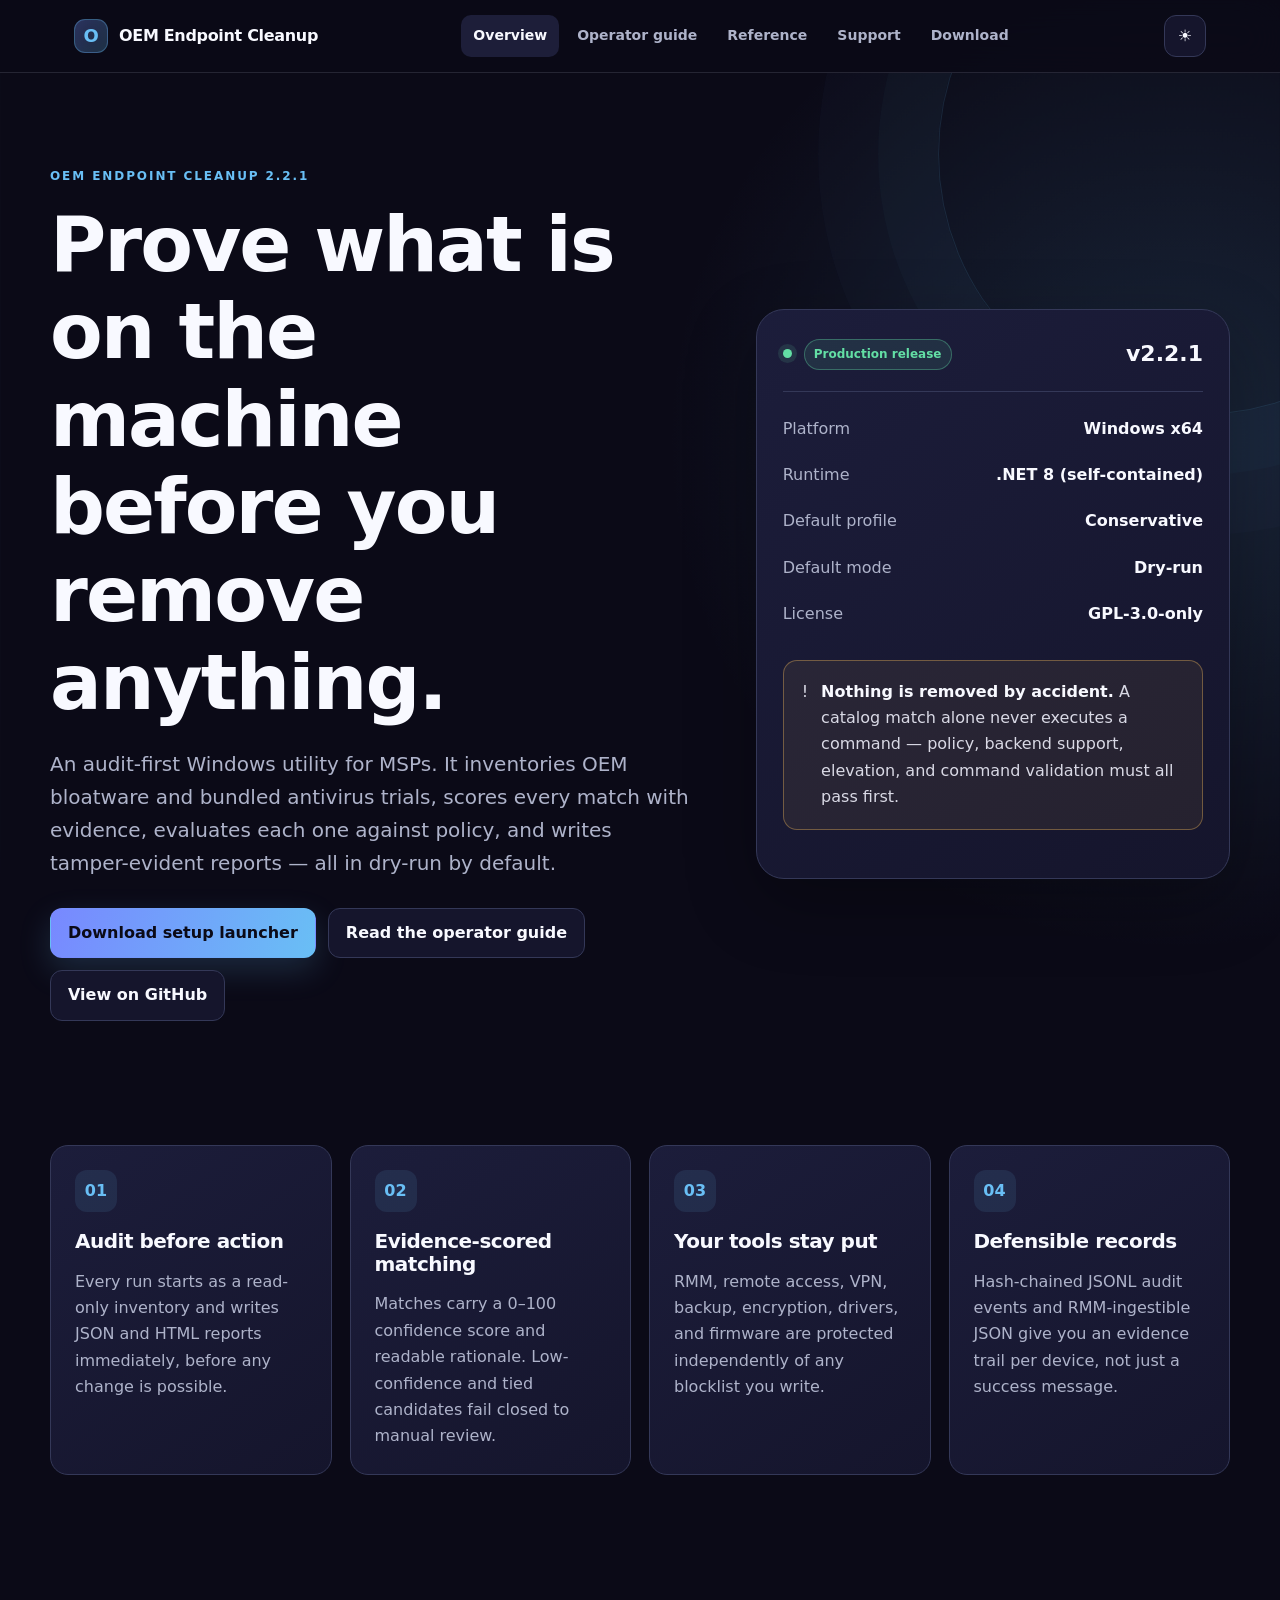
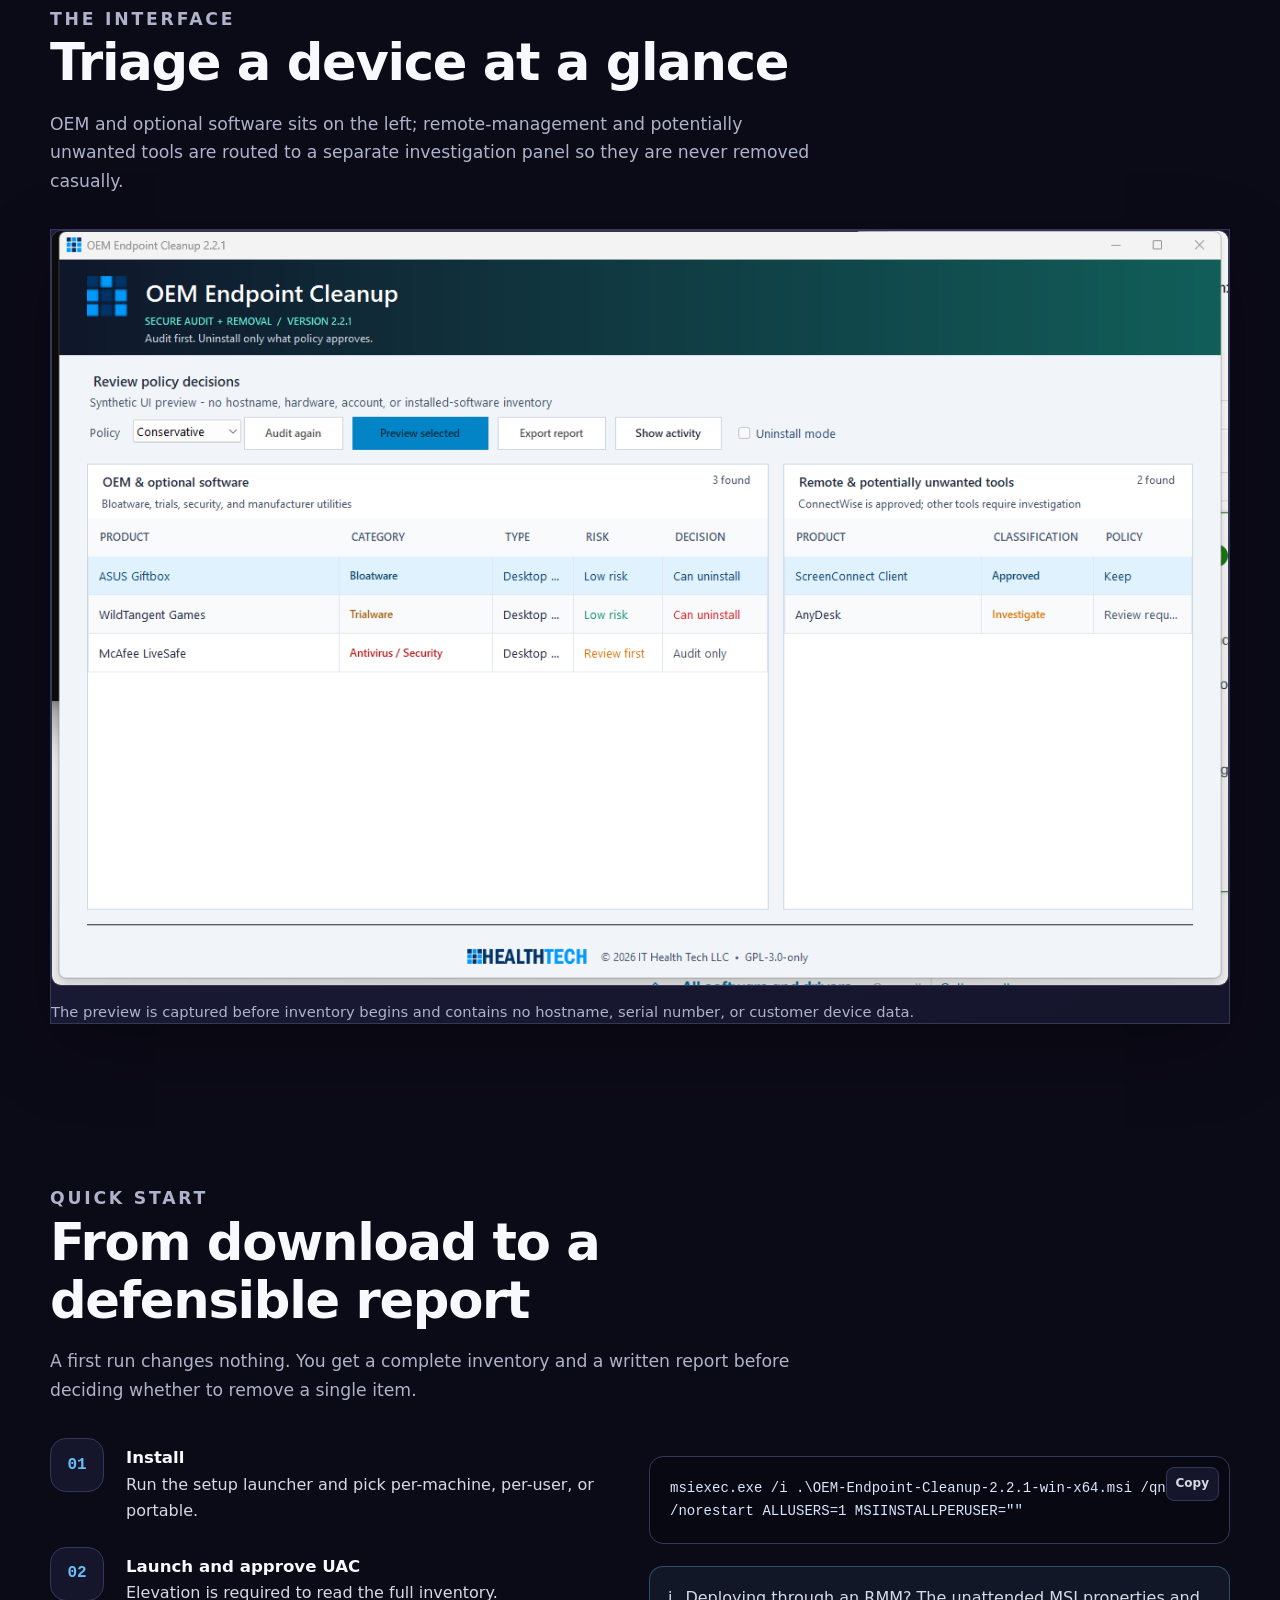
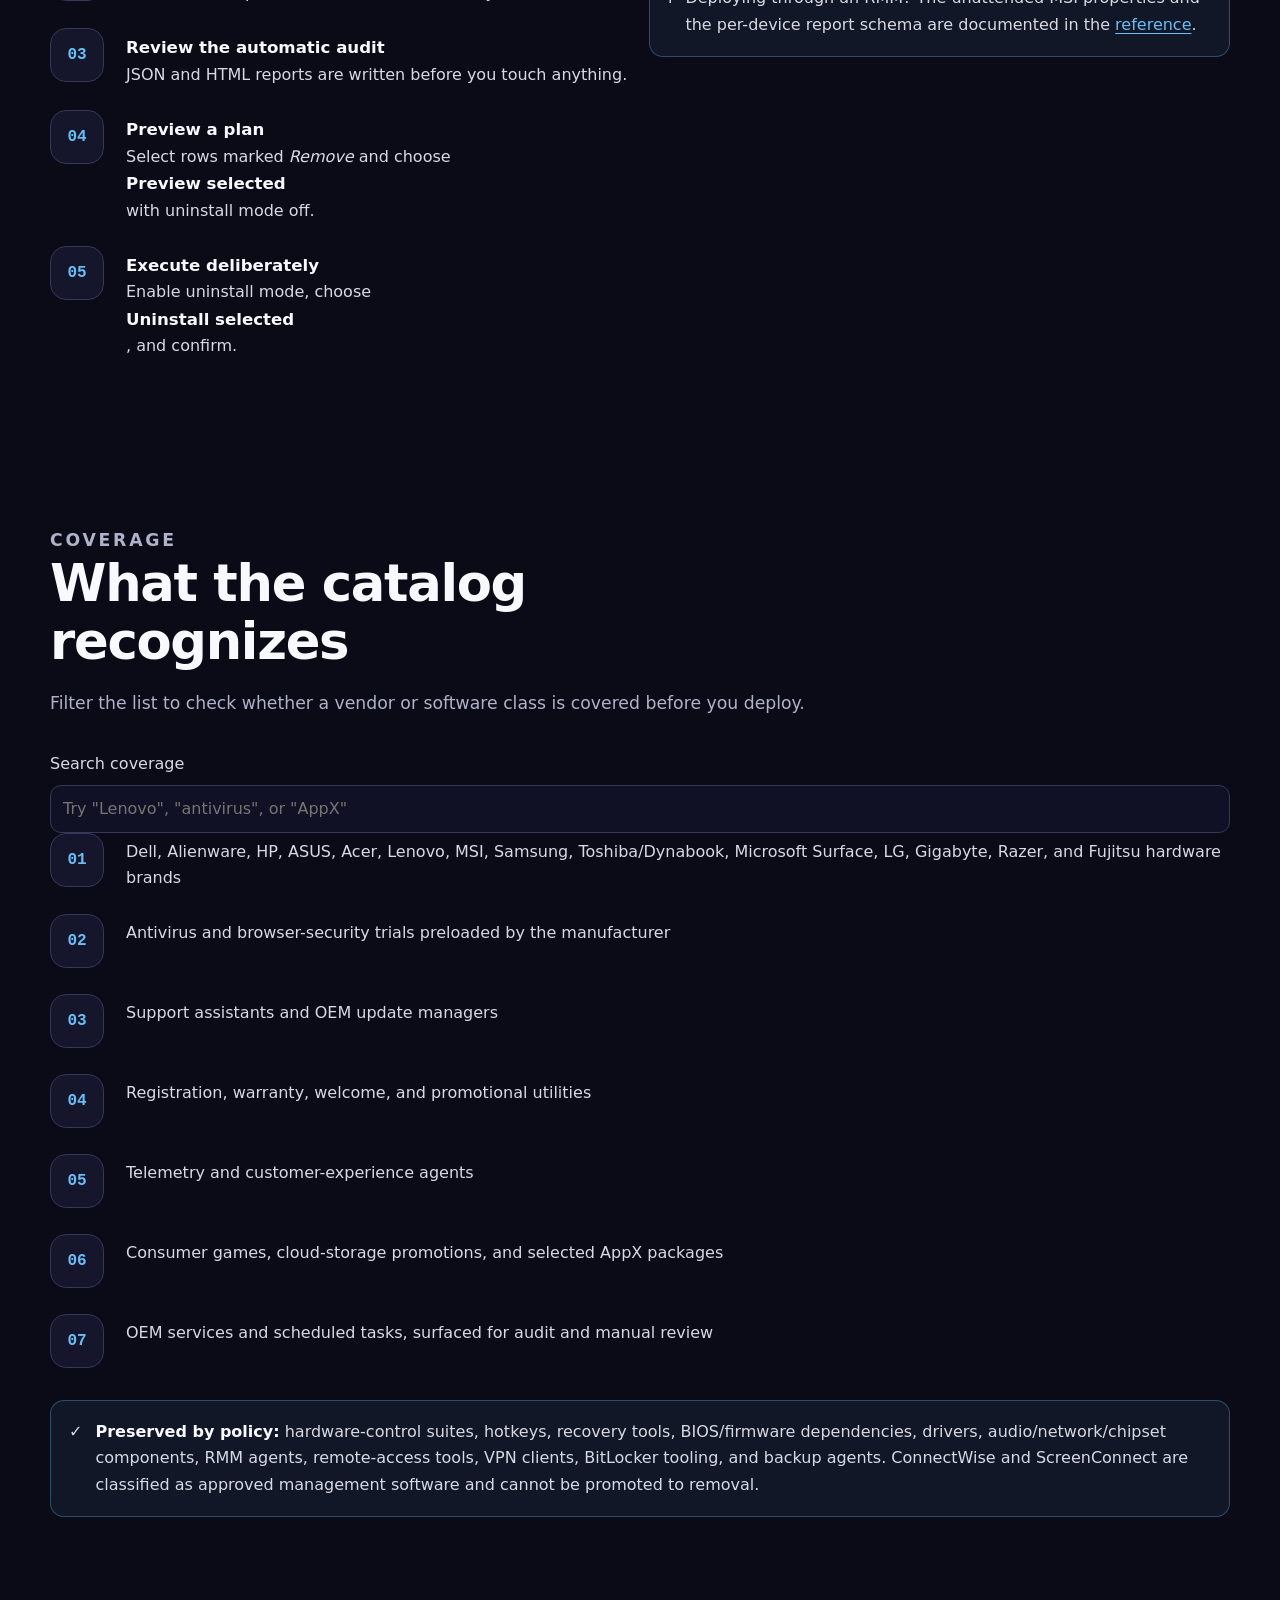
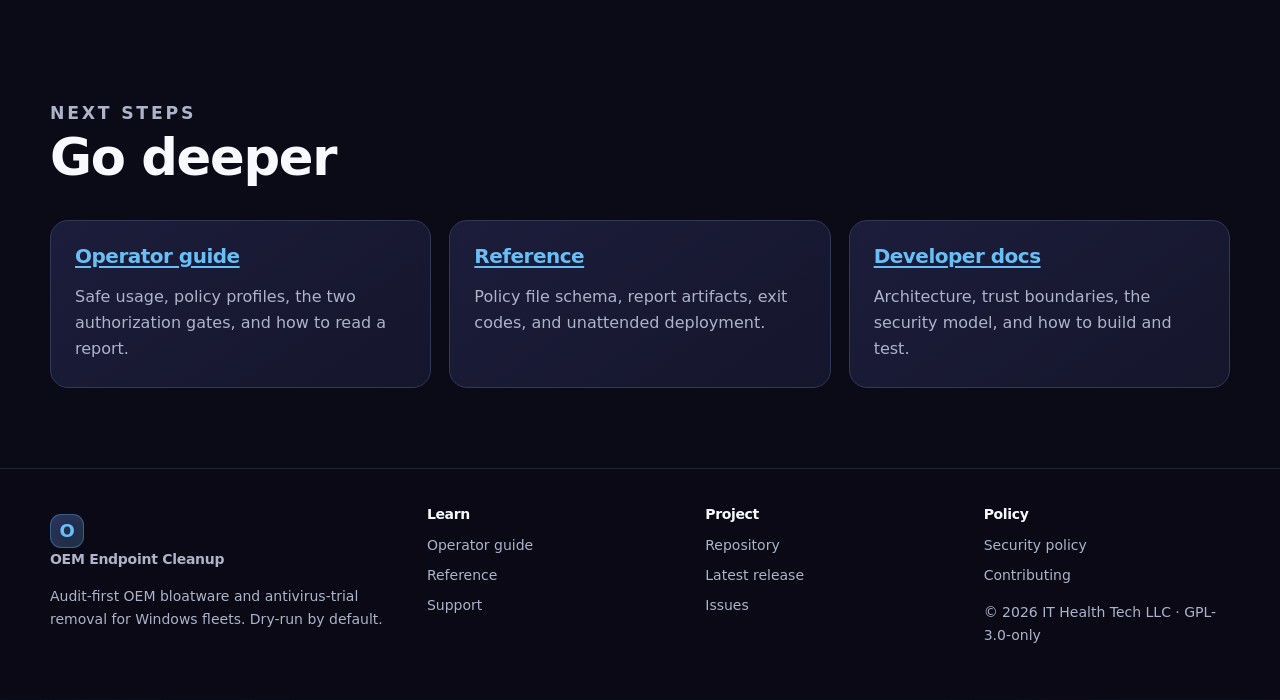
<file: pages/index.html>
<!doctype html>
<html lang="en">
<head>
  <meta charset="utf-8">
  <meta name="viewport" content="width=device-width, initial-scale=1">
  <meta name="description" content="Audit-first Windows utility that inventories, audits, and safely removes OEM bloatware and bundled antivirus trials with tamper-evident evidence for MSPs.">
  <meta name="theme-color" content="#0b0a17">
  <meta http-equiv="Content-Security-Policy" content="default-src 'self'; img-src 'self' data:; style-src 'self'; script-src 'self'; connect-src 'none'; object-src 'none'; base-uri 'self'; form-action 'none'">
  <title>OEM Endpoint Cleanup</title>
  <link rel="icon" href="images/it-health-tech-mark.png">
  <link rel="stylesheet" href="assets/site.css">
  <script src="assets/site.js" defer></script>
</head>
<body>
  <a class="skip-link" href="#main">Skip to content</a>
  <header class="site-header">
    <div class="nav-shell">
      <a class="brand" href="index.html" aria-label="OEM Endpoint Cleanup documentation home">
        <span class="brand-mark" aria-hidden="true">O</span>
        <span>OEM Endpoint Cleanup</span>
      </a>
      <nav class="site-nav" data-site-nav aria-label="Primary navigation">
        <a href="index.html" aria-current="page">Overview</a>
        <a href="guide.html">Operator guide</a>
        <a href="reference.html">Reference</a>
        <a href="support.html">Support</a>
        <a href="https://github.com/ithealthtech/PreloadedAVRemover/releases/latest">Download</a>
      </nav>
      <div class="nav-actions">
        <button class="icon-button" type="button" data-doc-theme-toggle aria-label="Use light documentation theme">&#9728;</button>
        <button class="menu-button" type="button" data-menu-toggle aria-label="Open navigation" aria-expanded="false">&#9776;</button>
      </div>
    </div>
  </header>

  <main id="main">
    <section class="hero">
      <div class="container hero-grid">
        <div>
          <p class="eyebrow">OEM Endpoint Cleanup 2.2.1</p>
          <h1>Prove what is on the machine before you remove anything.</h1>
          <p class="hero-copy">An audit-first Windows utility for MSPs. It inventories OEM bloatware and bundled antivirus trials, scores every match with evidence, evaluates each one against policy, and writes tamper-evident reports &mdash; all in dry-run by default.</p>
          <div class="button-row">
            <a class="button button-primary" href="https://github.com/ithealthtech/PreloadedAVRemover/releases/download/v2.2.1/OEM-Endpoint-Cleanup-Setup-2.2.1-win-x64.exe">Download setup launcher</a>
            <a class="button" href="guide.html">Read the operator guide</a>
            <a class="button" href="https://github.com/ithealthtech/PreloadedAVRemover">View on GitHub</a>
          </div>
        </div>
        <aside class="hero-panel" aria-label="Current release">
          <div class="release-line">
            <div>
              <span class="status-dot" aria-hidden="true"></span>
              <span class="badge badge-success">Production release</span>
            </div>
            <strong>v2.2.1</strong>
          </div>
          <dl class="meta-list">
            <div class="meta-row"><dt>Platform</dt><dd>Windows x64</dd></div>
            <div class="meta-row"><dt>Runtime</dt><dd>.NET 8 (self-contained)</dd></div>
            <div class="meta-row"><dt>Default profile</dt><dd>Conservative</dd></div>
            <div class="meta-row"><dt>Default mode</dt><dd>Dry-run</dd></div>
            <div class="meta-row"><dt>License</dt><dd>GPL-3.0-only</dd></div>
          </dl>
          <div class="notice notice-warning">
            <span aria-hidden="true">!</span>
            <p><strong>Nothing is removed by accident.</strong> A catalog match alone never executes a command &mdash; policy, backend support, elevation, and command validation must all pass first.</p>
          </div>
        </aside>
      </div>
    </section>

    <section class="section-compact">
      <div class="container grid-4" aria-label="Product highlights">
        <article class="card">
          <div class="card-icon" aria-hidden="true">01</div>
          <h3>Audit before action</h3>
          <p>Every run starts as a read-only inventory and writes JSON and HTML reports immediately, before any change is possible.</p>
        </article>
        <article class="card">
          <div class="card-icon" aria-hidden="true">02</div>
          <h3>Evidence-scored matching</h3>
          <p>Matches carry a 0&ndash;100 confidence score and readable rationale. Low-confidence and tied candidates fail closed to manual review.</p>
        </article>
        <article class="card">
          <div class="card-icon" aria-hidden="true">03</div>
          <h3>Your tools stay put</h3>
          <p>RMM, remote access, VPN, backup, encryption, drivers, and firmware are protected independently of any blocklist you write.</p>
        </article>
        <article class="card">
          <div class="card-icon" aria-hidden="true">04</div>
          <h3>Defensible records</h3>
          <p>Hash-chained JSONL audit events and RMM-ingestible JSON give you an evidence trail per device, not just a success message.</p>
        </article>
      </div>
    </section>

    <section class="section">
      <div class="container">
        <div class="section-heading">
          <p class="section-kicker">The interface</p>
          <h2>Triage a device at a glance</h2>
          <p>OEM and optional software sits on the left; remote-management and potentially unwanted tools are routed to a separate investigation panel so they are never removed casually.</p>
        </div>
        <figure class="panel">
          <img src="images/oem-endpoint-cleanup.png" alt="OEM Endpoint Cleanup main window showing categorized inventory, policy profile selector, and dry-run controls" loading="lazy">
          <figcaption>The preview is captured before inventory begins and contains no hostname, serial number, or customer device data.</figcaption>
        </figure>
      </div>
    </section>

    <section class="section" id="quick-start">
      <div class="container">
        <div class="section-heading">
          <p class="section-kicker">Quick start</p>
          <h2>From download to a defensible report</h2>
          <p>A first run changes nothing. You get a complete inventory and a written report before deciding whether to remove a single item.</p>
        </div>
        <div class="grid-2">
          <ol class="step-list">
            <li><strong>Install</strong>Run the setup launcher and pick per-machine, per-user, or portable.</li>
            <li><strong>Launch and approve UAC</strong>Elevation is required to read the full inventory.</li>
            <li><strong>Review the automatic audit</strong>JSON and HTML reports are written before you touch anything.</li>
            <li><strong>Preview a plan</strong>Select rows marked <em>Remove</em> and choose <strong>Preview selected</strong> with uninstall mode off.</li>
            <li><strong>Execute deliberately</strong>Enable uninstall mode, choose <strong>Uninstall selected</strong>, and confirm.</li>
          </ol>
          <div>
            <div class="code-block">
              <button class="copy-button" type="button" data-copy-target="#home-msi-command">Copy</button>
              <pre><code id="home-msi-command">msiexec.exe /i .\OEM-Endpoint-Cleanup-2.2.1-win-x64.msi /qn /norestart ALLUSERS=1 MSIINSTALLPERUSER=""</code></pre>
            </div>
            <div class="notice">
              <span aria-hidden="true">i</span>
              <p>Deploying through an RMM? The unattended MSI properties and the per-device report schema are documented in the <a href="reference.html">reference</a>.</p>
            </div>
          </div>
        </div>
      </div>
    </section>

    <section class="section">
      <div class="container">
        <div class="section-heading">
          <p class="section-kicker">Coverage</p>
          <h2>What the catalog recognizes</h2>
          <p>Filter the list to check whether a vendor or software class is covered before you deploy.</p>
        </div>
        <div data-filter-list>
          <label class="field">
            <span>Search coverage</span>
            <input type="search" data-filter-input placeholder="Try &quot;Lenovo&quot;, &quot;antivirus&quot;, or &quot;AppX&quot;" aria-label="Search catalog coverage">
          </label>
          <ul class="step-list">
            <li data-filter-item>Dell, Alienware, HP, ASUS, Acer, Lenovo, MSI, Samsung, Toshiba/Dynabook, Microsoft Surface, LG, Gigabyte, Razer, and Fujitsu hardware brands</li>
            <li data-filter-item>Antivirus and browser-security trials preloaded by the manufacturer</li>
            <li data-filter-item>Support assistants and OEM update managers</li>
            <li data-filter-item>Registration, warranty, welcome, and promotional utilities</li>
            <li data-filter-item>Telemetry and customer-experience agents</li>
            <li data-filter-item>Consumer games, cloud-storage promotions, and selected AppX packages</li>
            <li data-filter-item>OEM services and scheduled tasks, surfaced for audit and manual review</li>
          </ul>
          <p class="empty-state" data-filter-empty>No coverage entry matches that search.</p>
        </div>
        <div class="notice">
          <span aria-hidden="true">&#10003;</span>
          <p><strong>Preserved by policy:</strong> hardware-control suites, hotkeys, recovery tools, BIOS/firmware dependencies, drivers, audio/network/chipset components, RMM agents, remote-access tools, VPN clients, BitLocker tooling, and backup agents. ConnectWise and ScreenConnect are classified as approved management software and cannot be promoted to removal.</p>
        </div>
      </div>
    </section>

    <section class="section">
      <div class="container">
        <div class="section-heading">
          <p class="section-kicker">Next steps</p>
          <h2>Go deeper</h2>
        </div>
        <div class="grid-3">
          <article class="card">
            <h3><a href="guide.html">Operator guide</a></h3>
            <p>Safe usage, policy profiles, the two authorization gates, and how to read a report.</p>
          </article>
          <article class="card">
            <h3><a href="reference.html">Reference</a></h3>
            <p>Policy file schema, report artifacts, exit codes, and unattended deployment.</p>
          </article>
          <article class="card">
            <h3><a href="https://github.com/ithealthtech/PreloadedAVRemover/blob/main/docs/architecture.md">Developer docs</a></h3>
            <p>Architecture, trust boundaries, the security model, and how to build and test.</p>
          </article>
        </div>
      </div>
    </section>
  </main>

  <footer class="site-footer">
    <div class="container footer-grid">
      <div>
        <a class="brand" href="index.html"><span class="brand-mark" aria-hidden="true">O</span><span>OEM Endpoint Cleanup</span></a>
        <p class="footer-note">Audit-first OEM bloatware and antivirus-trial removal for Windows fleets. Dry-run by default.</p>
      </div>
      <div><h3>Learn</h3><a href="guide.html">Operator guide</a><a href="reference.html">Reference</a><a href="support.html">Support</a></div>
      <div><h3>Project</h3><a href="https://github.com/ithealthtech/PreloadedAVRemover">Repository</a><a href="https://github.com/ithealthtech/PreloadedAVRemover/releases/latest">Latest release</a><a href="https://github.com/ithealthtech/PreloadedAVRemover/issues">Issues</a></div>
      <div><h3>Policy</h3><a href="https://github.com/ithealthtech/PreloadedAVRemover/blob/main/SECURITY.md">Security policy</a><a href="https://github.com/ithealthtech/PreloadedAVRemover/blob/main/CONTRIBUTING.md">Contributing</a><p class="footer-note">&copy; <span data-current-year></span> IT Health Tech LLC &middot; GPL-3.0-only</p></div>
    </div>
  </footer>

  <div class="sr-only" aria-live="polite" data-live-region></div>
</body>
</html>
</file>
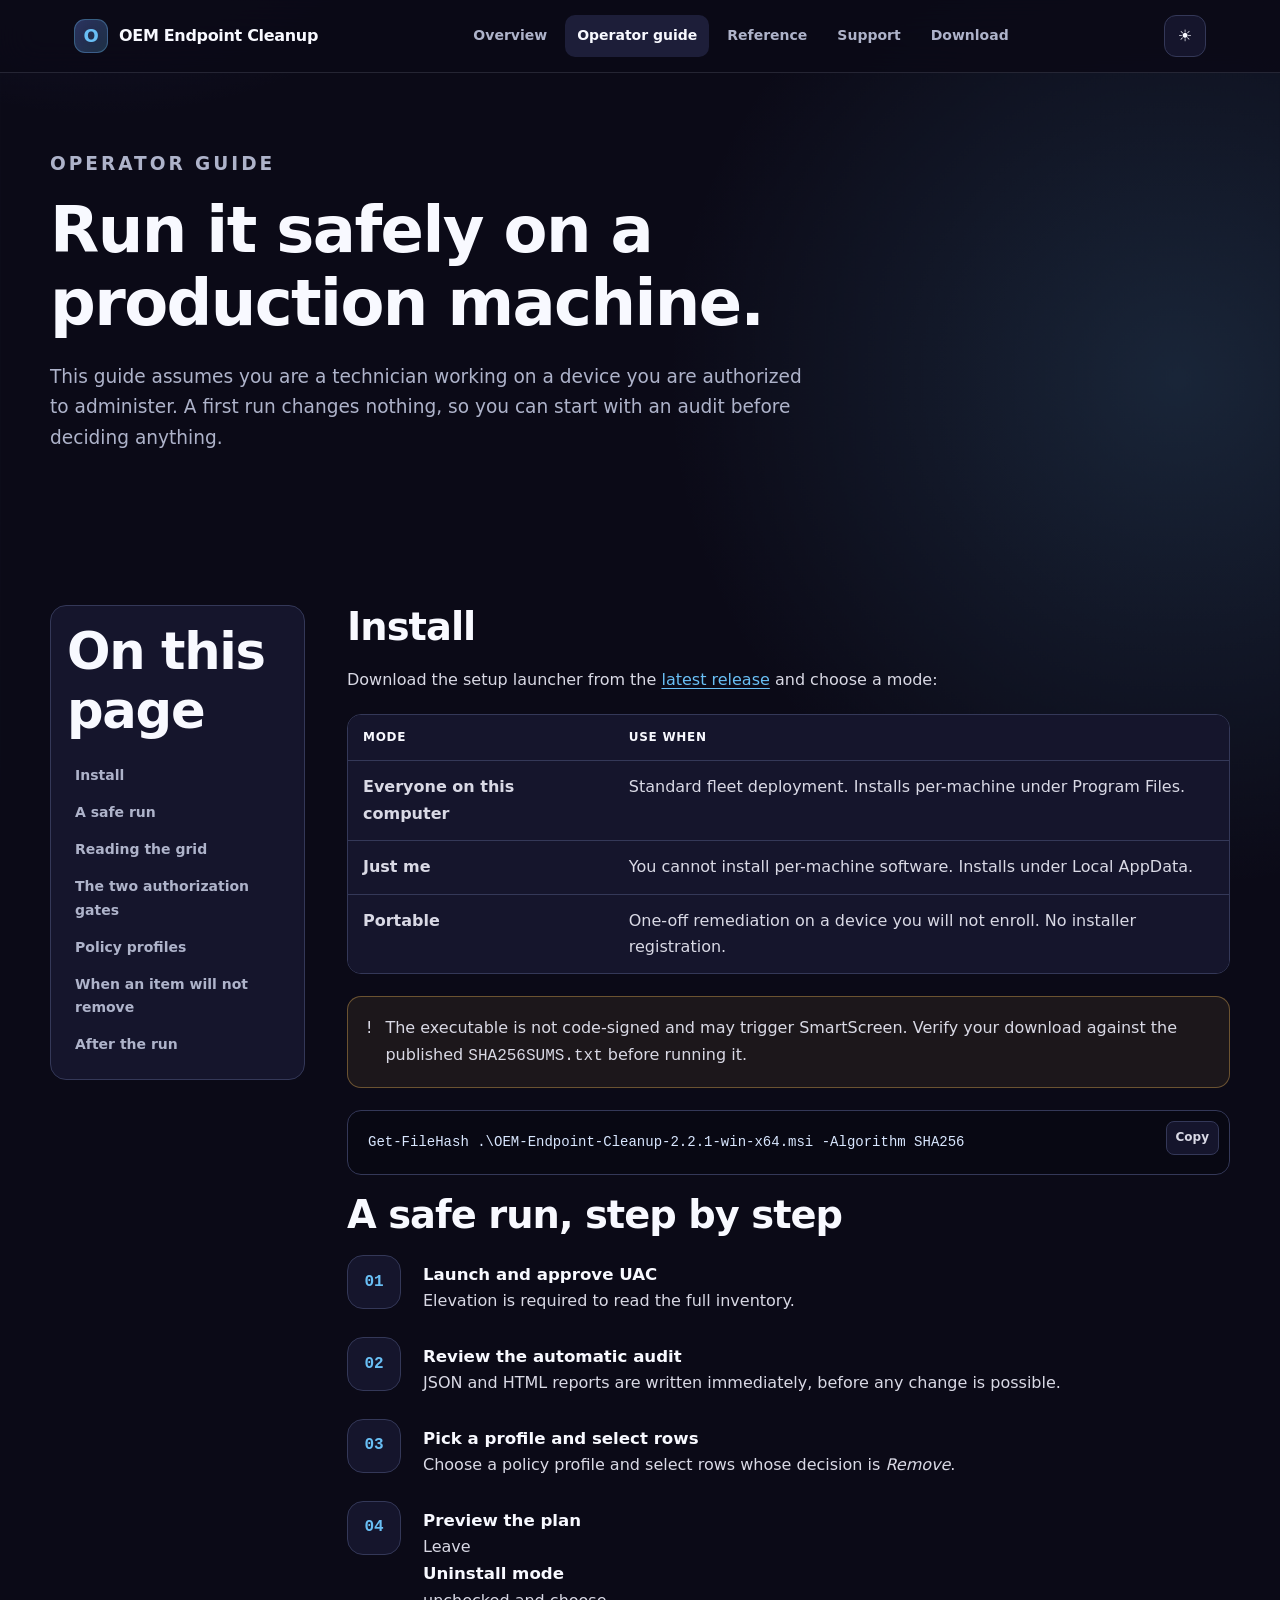
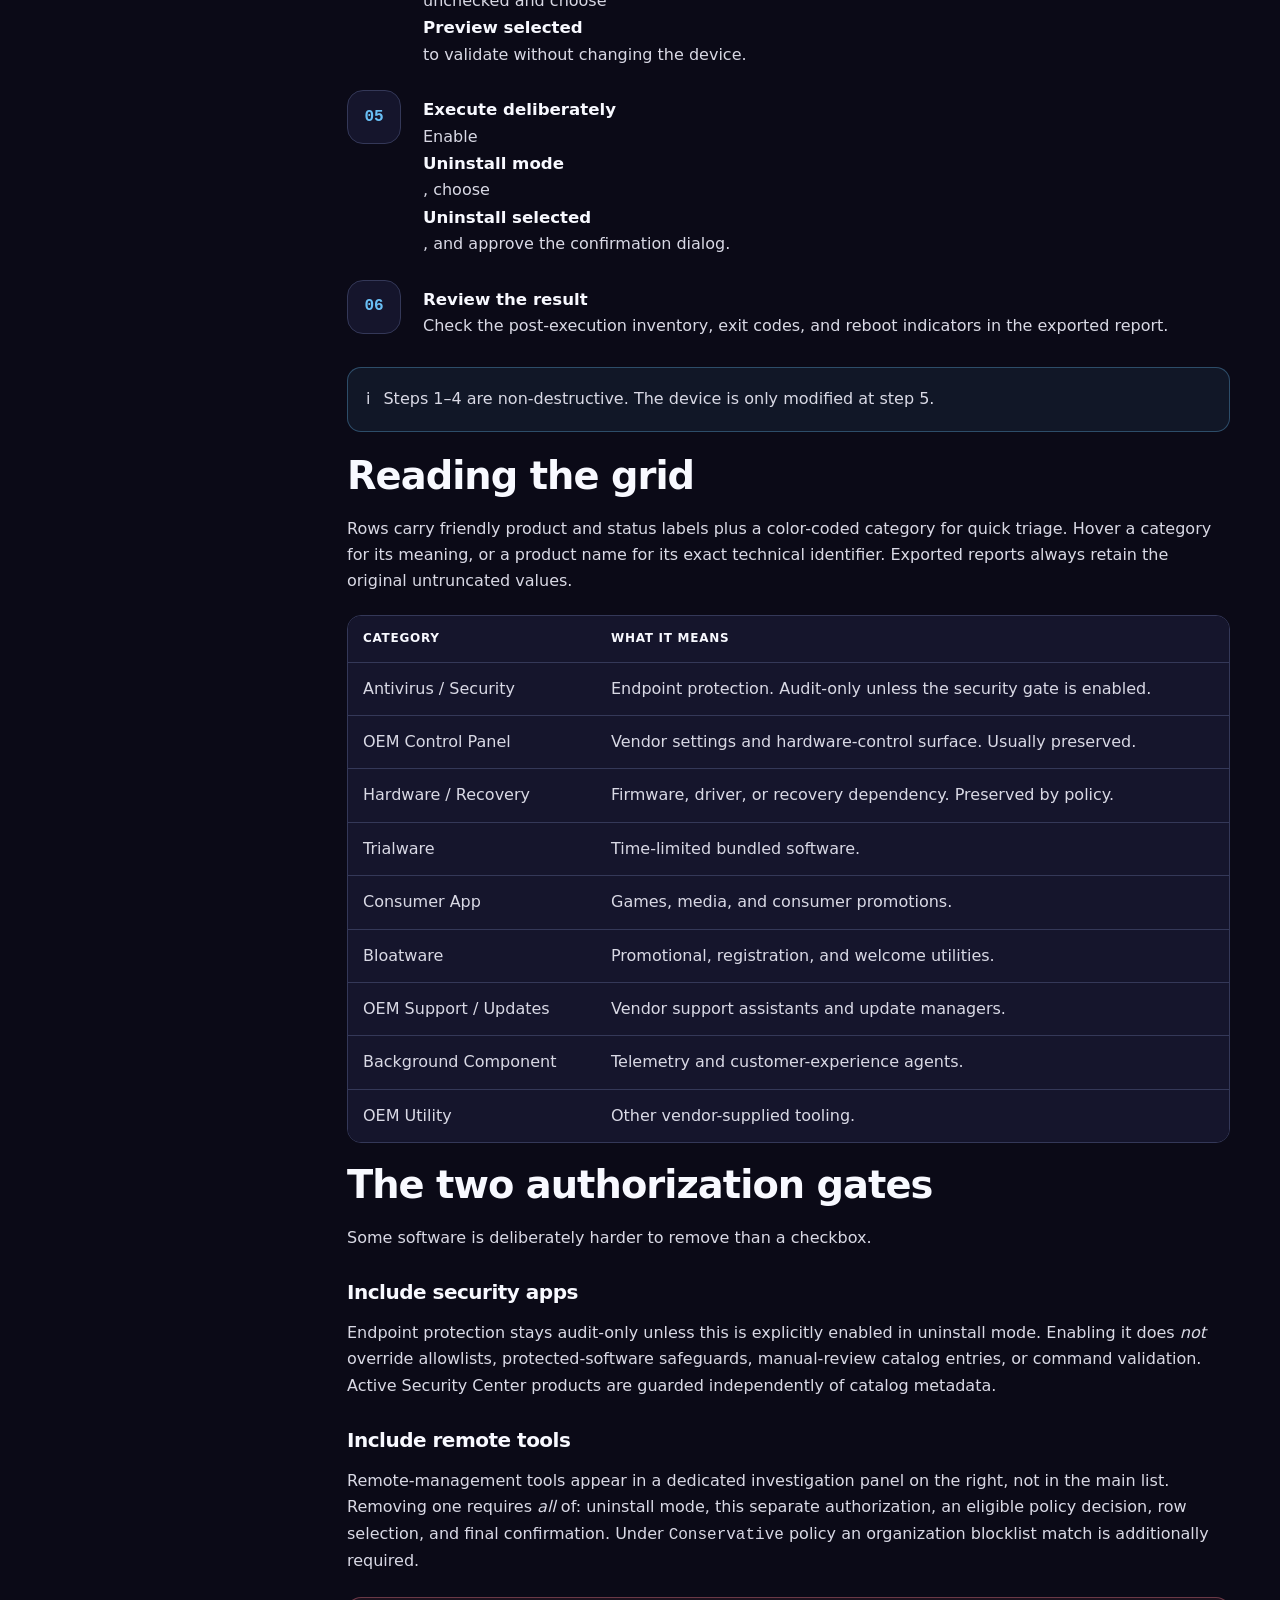
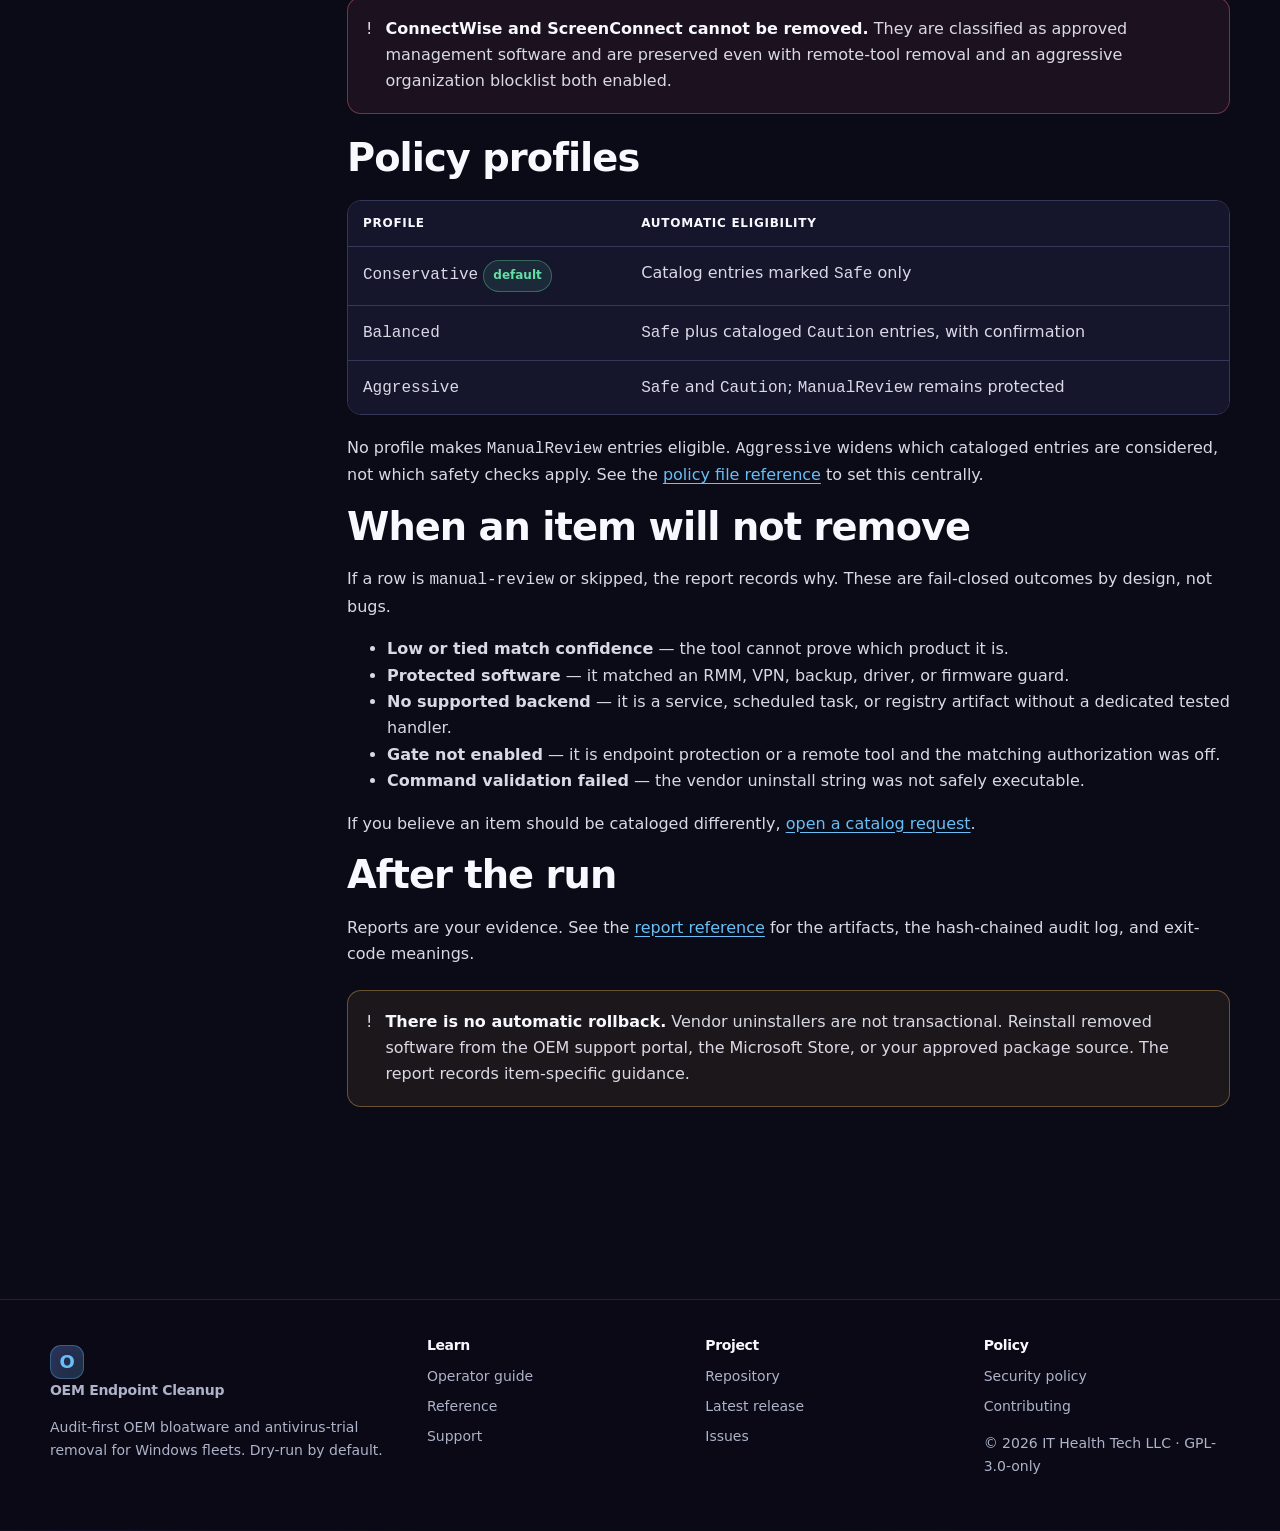
<file: pages/guide.html>
<!doctype html>
<html lang="en">
<head>
  <meta charset="utf-8">
  <meta name="viewport" content="width=device-width, initial-scale=1">
  <meta name="description" content="How to run OEM Endpoint Cleanup safely: the audit-first workflow, policy profiles, the two authorization gates, and how to read a run.">
  <meta name="theme-color" content="#0b0a17">
  <meta http-equiv="Content-Security-Policy" content="default-src 'self'; img-src 'self' data:; style-src 'self'; script-src 'self'; connect-src 'none'; object-src 'none'; base-uri 'self'; form-action 'none'">
  <title>Operator guide &middot; OEM Endpoint Cleanup</title>
  <link rel="icon" href="images/it-health-tech-mark.png">
  <link rel="stylesheet" href="assets/site.css">
  <script src="assets/site.js" defer></script>
</head>
<body>
  <a class="skip-link" href="#main">Skip to content</a>
  <header class="site-header">
    <div class="nav-shell">
      <a class="brand" href="index.html" aria-label="OEM Endpoint Cleanup documentation home">
        <span class="brand-mark" aria-hidden="true">O</span>
        <span>OEM Endpoint Cleanup</span>
      </a>
      <nav class="site-nav" data-site-nav aria-label="Primary navigation">
        <a href="index.html">Overview</a>
        <a href="guide.html" aria-current="page">Operator guide</a>
        <a href="reference.html">Reference</a>
        <a href="support.html">Support</a>
        <a href="https://github.com/ithealthtech/PreloadedAVRemover/releases/latest">Download</a>
      </nav>
      <div class="nav-actions">
        <button class="icon-button" type="button" data-doc-theme-toggle aria-label="Use light documentation theme">&#9728;</button>
        <button class="menu-button" type="button" data-menu-toggle aria-label="Open navigation" aria-expanded="false">&#9776;</button>
      </div>
    </div>
  </header>

  <main id="main">
    <section class="page-hero">
      <div class="container">
        <p class="eyebrow">Operator guide</p>
        <h1>Run it safely on a production machine.</h1>
        <p class="hero-copy">This guide assumes you are a technician working on a device you are authorized to administer. A first run changes nothing, so you can start with an audit before deciding anything.</p>
      </div>
    </section>

    <section class="section">
      <div class="container docs-layout">
        <nav class="toc" aria-label="On this page">
          <h2>On this page</h2>
          <a href="#install">Install</a>
          <a href="#safe-run">A safe run</a>
          <a href="#grid">Reading the grid</a>
          <a href="#gates">The two authorization gates</a>
          <a href="#profiles">Policy profiles</a>
          <a href="#refusals">When an item will not remove</a>
          <a href="#after">After the run</a>
        </nav>

        <div class="docs-content">
          <h2 id="install">Install</h2>
          <p>Download the setup launcher from the <a href="https://github.com/ithealthtech/PreloadedAVRemover/releases/latest">latest release</a> and choose a mode:</p>
          <div class="table-wrap">
            <table>
              <thead><tr><th>Mode</th><th>Use when</th></tr></thead>
              <tbody>
                <tr><td><strong>Everyone on this computer</strong></td><td>Standard fleet deployment. Installs per-machine under Program Files.</td></tr>
                <tr><td><strong>Just me</strong></td><td>You cannot install per-machine software. Installs under Local AppData.</td></tr>
                <tr><td><strong>Portable</strong></td><td>One-off remediation on a device you will not enroll. No installer registration.</td></tr>
              </tbody>
            </table>
          </div>
          <div class="notice notice-warning">
            <span aria-hidden="true">!</span>
            <p>The executable is not code-signed and may trigger SmartScreen. Verify your download against the published <code>SHA256SUMS.txt</code> before running it.</p>
          </div>
          <div class="code-block">
            <button class="copy-button" type="button" data-copy-target="#verify-hash">Copy</button>
            <pre><code id="verify-hash">Get-FileHash .\OEM-Endpoint-Cleanup-2.2.1-win-x64.msi -Algorithm SHA256</code></pre>
          </div>

          <h2 id="safe-run">A safe run, step by step</h2>
          <ol class="step-list">
            <li><strong>Launch and approve UAC</strong>Elevation is required to read the full inventory.</li>
            <li><strong>Review the automatic audit</strong>JSON and HTML reports are written immediately, before any change is possible.</li>
            <li><strong>Pick a profile and select rows</strong>Choose a policy profile and select rows whose decision is <em>Remove</em>.</li>
            <li><strong>Preview the plan</strong>Leave <strong>Uninstall mode</strong> unchecked and choose <strong>Preview selected</strong> to validate without changing the device.</li>
            <li><strong>Execute deliberately</strong>Enable <strong>Uninstall mode</strong>, choose <strong>Uninstall selected</strong>, and approve the confirmation dialog.</li>
            <li><strong>Review the result</strong>Check the post-execution inventory, exit codes, and reboot indicators in the exported report.</li>
          </ol>
          <div class="notice">
            <span aria-hidden="true">i</span>
            <p>Steps 1&ndash;4 are non-destructive. The device is only modified at step 5.</p>
          </div>

          <h2 id="grid">Reading the grid</h2>
          <p>Rows carry friendly product and status labels plus a color-coded category for quick triage. Hover a category for its meaning, or a product name for its exact technical identifier. Exported reports always retain the original untruncated values.</p>
          <div class="table-wrap">
            <table>
              <thead><tr><th>Category</th><th>What it means</th></tr></thead>
              <tbody>
                <tr><td>Antivirus / Security</td><td>Endpoint protection. Audit-only unless the security gate is enabled.</td></tr>
                <tr><td>OEM Control Panel</td><td>Vendor settings and hardware-control surface. Usually preserved.</td></tr>
                <tr><td>Hardware / Recovery</td><td>Firmware, driver, or recovery dependency. Preserved by policy.</td></tr>
                <tr><td>Trialware</td><td>Time-limited bundled software.</td></tr>
                <tr><td>Consumer App</td><td>Games, media, and consumer promotions.</td></tr>
                <tr><td>Bloatware</td><td>Promotional, registration, and welcome utilities.</td></tr>
                <tr><td>OEM Support / Updates</td><td>Vendor support assistants and update managers.</td></tr>
                <tr><td>Background Component</td><td>Telemetry and customer-experience agents.</td></tr>
                <tr><td>OEM Utility</td><td>Other vendor-supplied tooling.</td></tr>
              </tbody>
            </table>
          </div>

          <h2 id="gates">The two authorization gates</h2>
          <p>Some software is deliberately harder to remove than a checkbox.</p>

          <h3>Include security apps</h3>
          <p>Endpoint protection stays audit-only unless this is explicitly enabled in uninstall mode. Enabling it does <em>not</em> override allowlists, protected-software safeguards, manual-review catalog entries, or command validation. Active Security Center products are guarded independently of catalog metadata.</p>

          <h3>Include remote tools</h3>
          <p>Remote-management tools appear in a dedicated investigation panel on the right, not in the main list. Removing one requires <em>all</em> of: uninstall mode, this separate authorization, an eligible policy decision, row selection, and final confirmation. Under <code>Conservative</code> policy an organization blocklist match is additionally required.</p>
          <div class="notice notice-danger">
            <span aria-hidden="true">!</span>
            <p><strong>ConnectWise and ScreenConnect cannot be removed.</strong> They are classified as approved management software and are preserved even with remote-tool removal and an aggressive organization blocklist both enabled.</p>
          </div>

          <h2 id="profiles">Policy profiles</h2>
          <div class="table-wrap">
            <table>
              <thead><tr><th>Profile</th><th>Automatic eligibility</th></tr></thead>
              <tbody>
                <tr><td><code>Conservative</code> <span class="badge badge-success">default</span></td><td>Catalog entries marked <code>Safe</code> only</td></tr>
                <tr><td><code>Balanced</code></td><td><code>Safe</code> plus cataloged <code>Caution</code> entries, with confirmation</td></tr>
                <tr><td><code>Aggressive</code></td><td><code>Safe</code> and <code>Caution</code>; <code>ManualReview</code> remains protected</td></tr>
              </tbody>
            </table>
          </div>
          <p>No profile makes <code>ManualReview</code> entries eligible. <code>Aggressive</code> widens which cataloged entries are considered, not which safety checks apply. See the <a href="reference.html#policy">policy file reference</a> to set this centrally.</p>

          <h2 id="refusals">When an item will not remove</h2>
          <p>If a row is <code>manual-review</code> or skipped, the report records why. These are fail-closed outcomes by design, not bugs.</p>
          <ul>
            <li><strong>Low or tied match confidence</strong> &mdash; the tool cannot prove which product it is.</li>
            <li><strong>Protected software</strong> &mdash; it matched an RMM, VPN, backup, driver, or firmware guard.</li>
            <li><strong>No supported backend</strong> &mdash; it is a service, scheduled task, or registry artifact without a dedicated tested handler.</li>
            <li><strong>Gate not enabled</strong> &mdash; it is endpoint protection or a remote tool and the matching authorization was off.</li>
            <li><strong>Command validation failed</strong> &mdash; the vendor uninstall string was not safely executable.</li>
          </ul>
          <p>If you believe an item should be cataloged differently, <a href="https://github.com/ithealthtech/PreloadedAVRemover/issues/new?template=catalog_request.yml">open a catalog request</a>.</p>

          <h2 id="after">After the run</h2>
          <p>Reports are your evidence. See the <a href="reference.html#reports">report reference</a> for the artifacts, the hash-chained audit log, and exit-code meanings.</p>
          <div class="notice notice-warning">
            <span aria-hidden="true">!</span>
            <p><strong>There is no automatic rollback.</strong> Vendor uninstallers are not transactional. Reinstall removed software from the OEM support portal, the Microsoft Store, or your approved package source. The report records item-specific guidance.</p>
          </div>
        </div>
      </div>
    </section>
  </main>

  <footer class="site-footer">
    <div class="container footer-grid">
      <div>
        <a class="brand" href="index.html"><span class="brand-mark" aria-hidden="true">O</span><span>OEM Endpoint Cleanup</span></a>
        <p class="footer-note">Audit-first OEM bloatware and antivirus-trial removal for Windows fleets. Dry-run by default.</p>
      </div>
      <div><h3>Learn</h3><a href="guide.html">Operator guide</a><a href="reference.html">Reference</a><a href="support.html">Support</a></div>
      <div><h3>Project</h3><a href="https://github.com/ithealthtech/PreloadedAVRemover">Repository</a><a href="https://github.com/ithealthtech/PreloadedAVRemover/releases/latest">Latest release</a><a href="https://github.com/ithealthtech/PreloadedAVRemover/issues">Issues</a></div>
      <div><h3>Policy</h3><a href="https://github.com/ithealthtech/PreloadedAVRemover/blob/main/SECURITY.md">Security policy</a><a href="https://github.com/ithealthtech/PreloadedAVRemover/blob/main/CONTRIBUTING.md">Contributing</a><p class="footer-note">&copy; <span data-current-year></span> IT Health Tech LLC &middot; GPL-3.0-only</p></div>
    </div>
  </footer>

  <div class="sr-only" aria-live="polite" data-live-region></div>
</body>
</html>
</file>
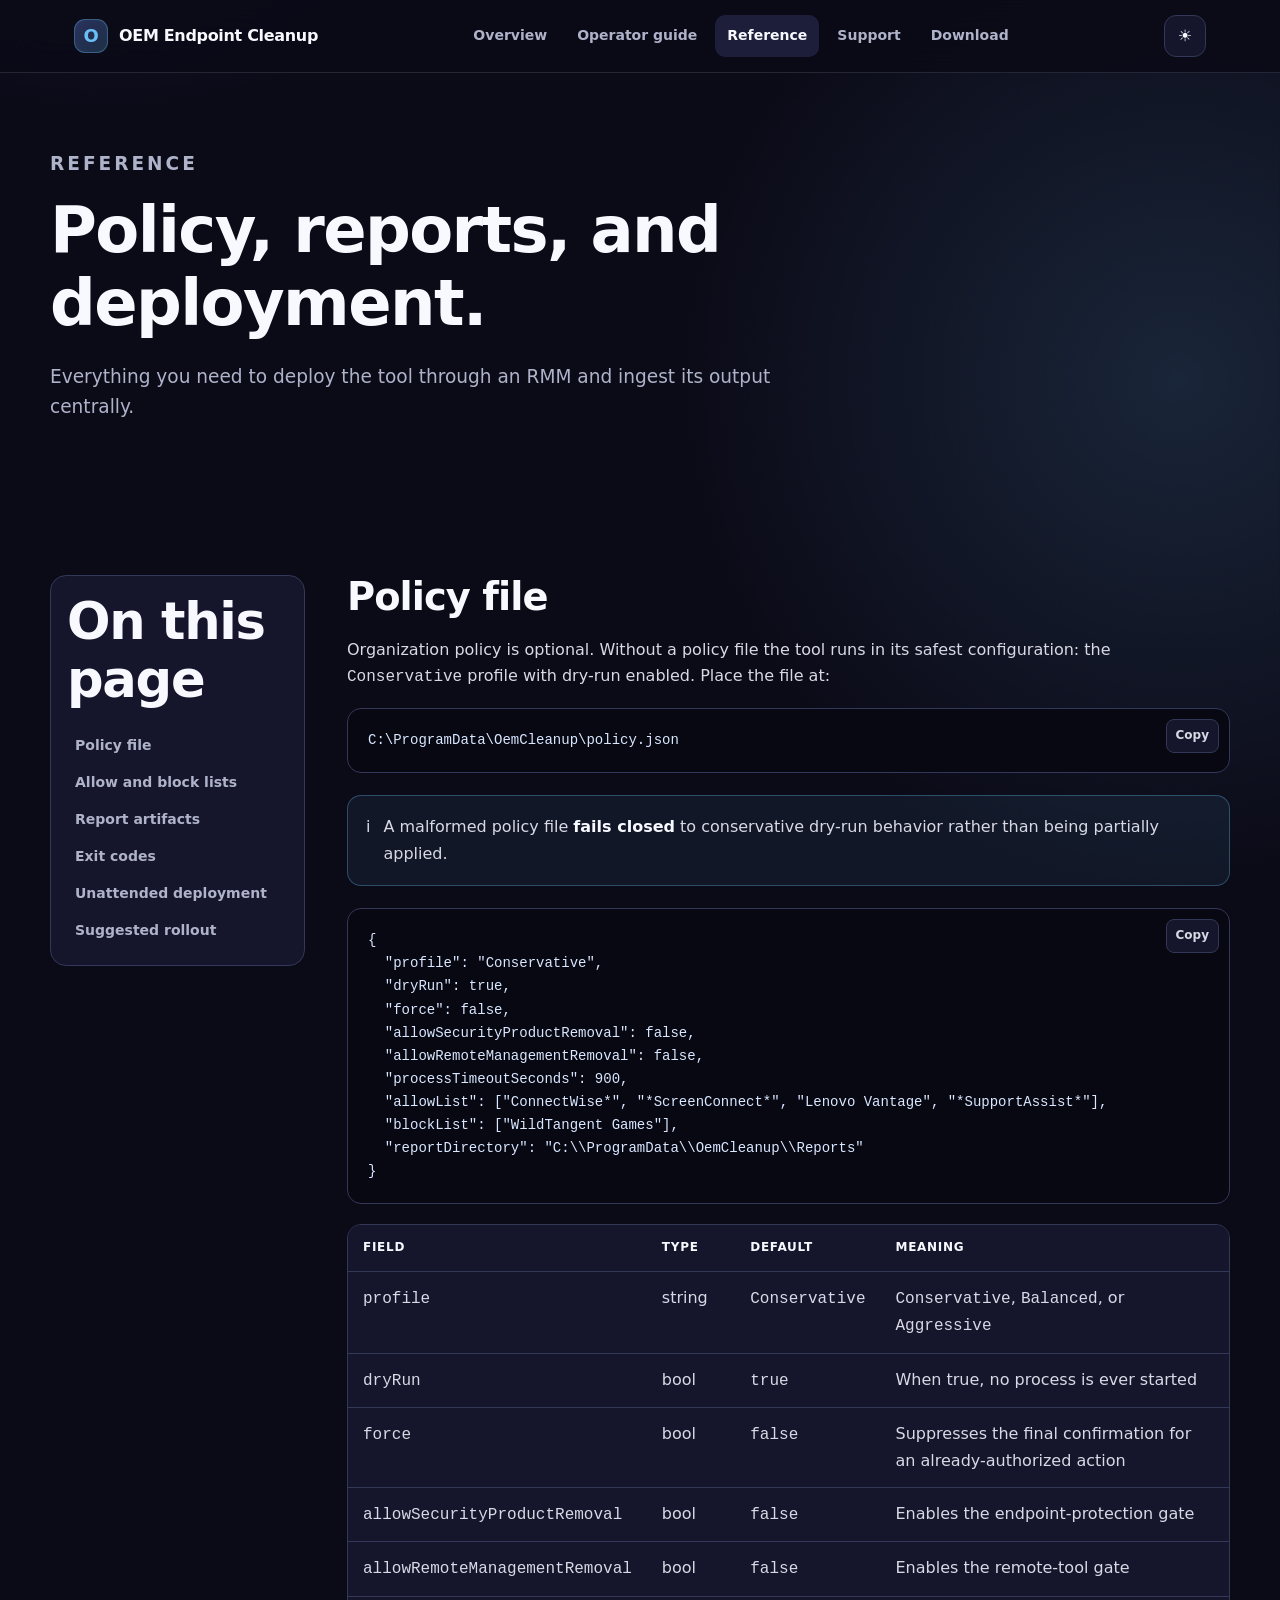
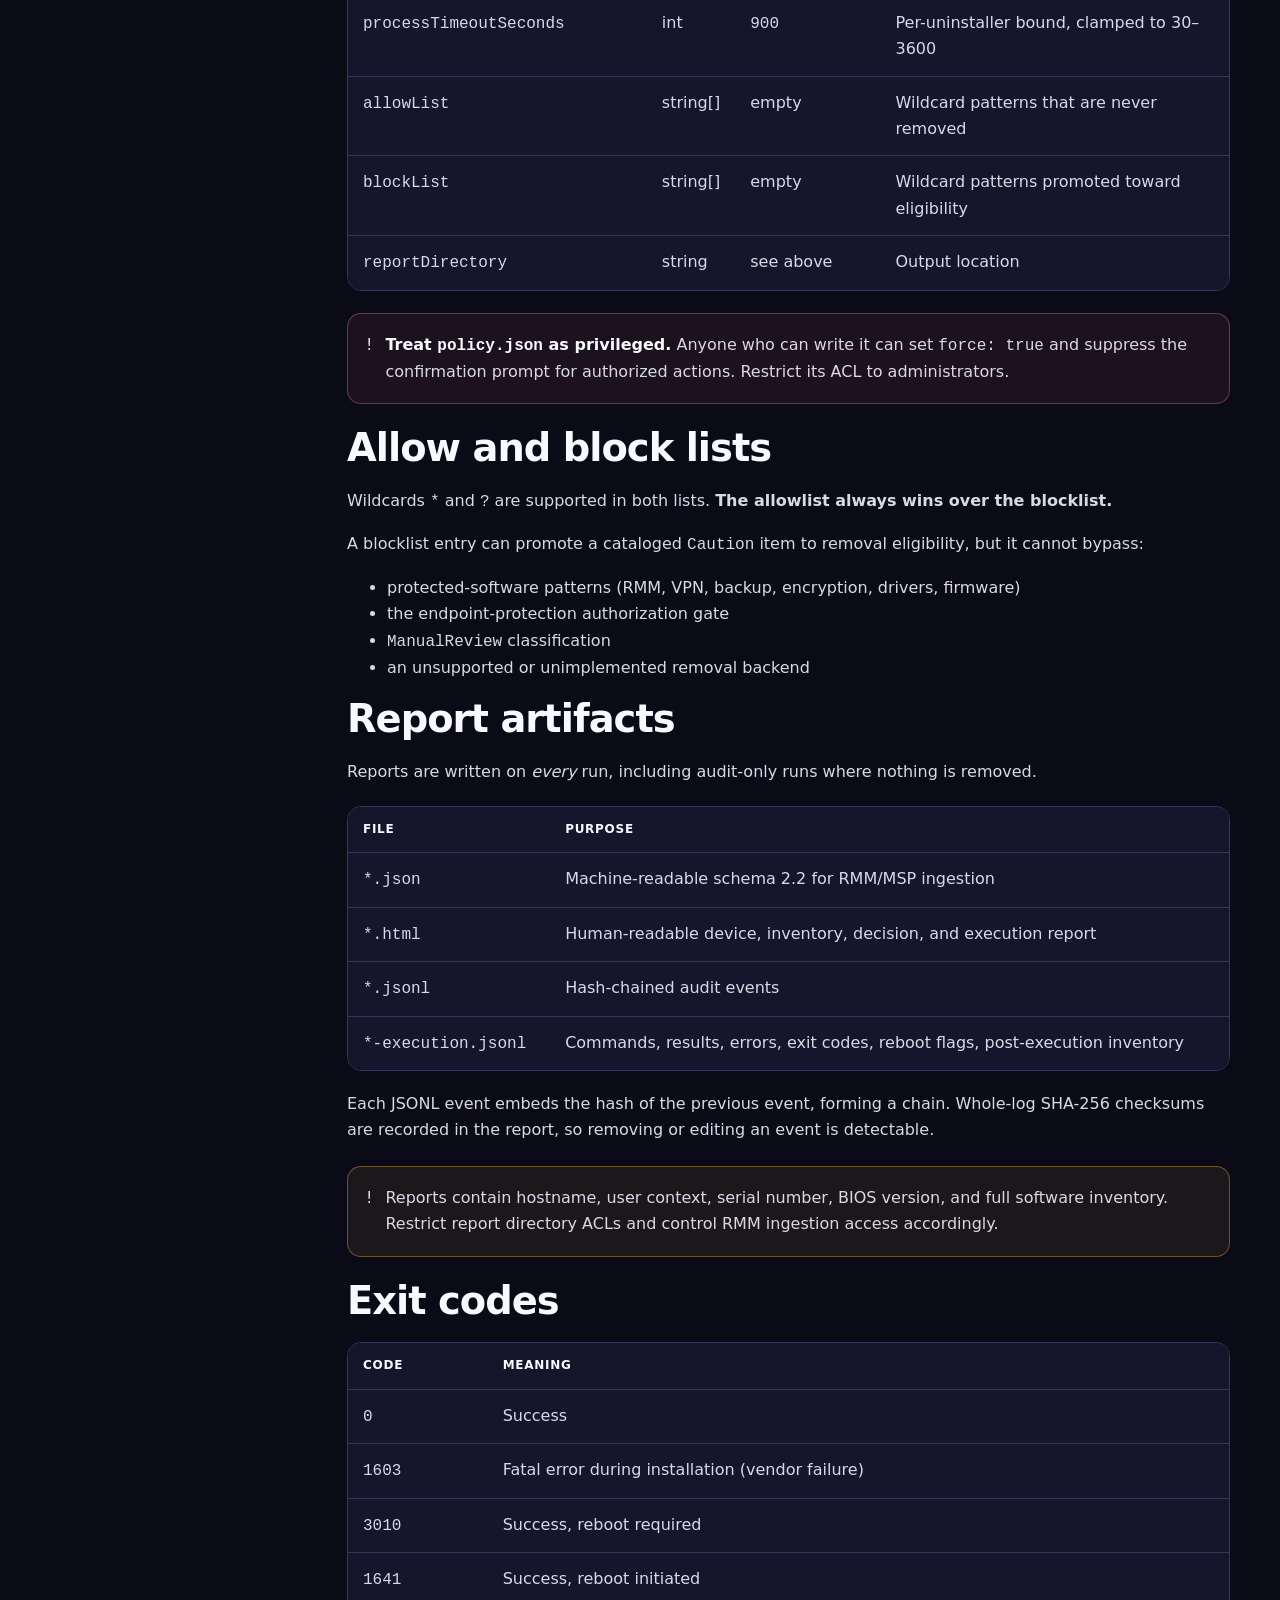
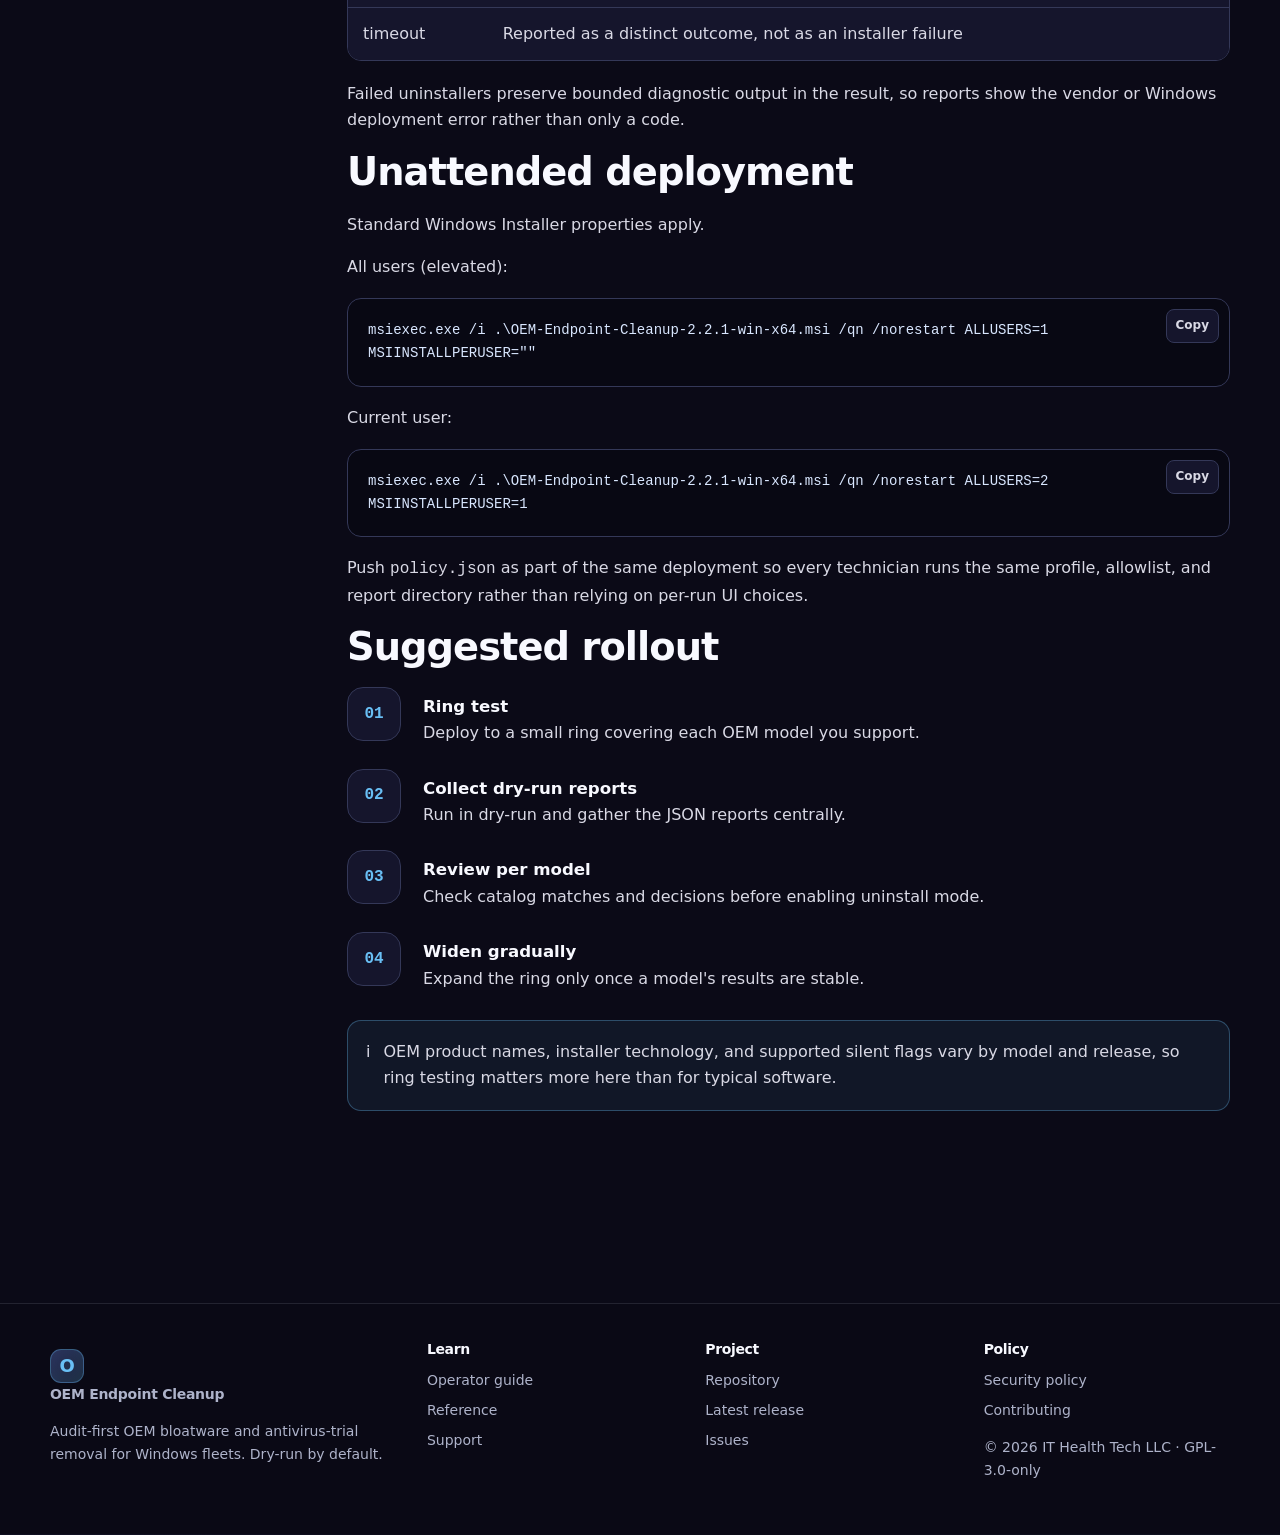
<file: pages/reference.html>
<!doctype html>
<html lang="en">
<head>
  <meta charset="utf-8">
  <meta name="viewport" content="width=device-width, initial-scale=1">
  <meta name="description" content="Reference for OEM Endpoint Cleanup: policy file schema, report artifacts, exit codes, unattended MSI deployment, and RMM ingestion.">
  <meta name="theme-color" content="#0b0a17">
  <meta http-equiv="Content-Security-Policy" content="default-src 'self'; img-src 'self' data:; style-src 'self'; script-src 'self'; connect-src 'none'; object-src 'none'; base-uri 'self'; form-action 'none'">
  <title>Reference &middot; OEM Endpoint Cleanup</title>
  <link rel="icon" href="images/it-health-tech-mark.png">
  <link rel="stylesheet" href="assets/site.css">
  <script src="assets/site.js" defer></script>
</head>
<body>
  <a class="skip-link" href="#main">Skip to content</a>
  <header class="site-header">
    <div class="nav-shell">
      <a class="brand" href="index.html" aria-label="OEM Endpoint Cleanup documentation home">
        <span class="brand-mark" aria-hidden="true">O</span>
        <span>OEM Endpoint Cleanup</span>
      </a>
      <nav class="site-nav" data-site-nav aria-label="Primary navigation">
        <a href="index.html">Overview</a>
        <a href="guide.html">Operator guide</a>
        <a href="reference.html" aria-current="page">Reference</a>
        <a href="support.html">Support</a>
        <a href="https://github.com/ithealthtech/PreloadedAVRemover/releases/latest">Download</a>
      </nav>
      <div class="nav-actions">
        <button class="icon-button" type="button" data-doc-theme-toggle aria-label="Use light documentation theme">&#9728;</button>
        <button class="menu-button" type="button" data-menu-toggle aria-label="Open navigation" aria-expanded="false">&#9776;</button>
      </div>
    </div>
  </header>

  <main id="main">
    <section class="page-hero">
      <div class="container">
        <p class="eyebrow">Reference</p>
        <h1>Policy, reports, and deployment.</h1>
        <p class="hero-copy">Everything you need to deploy the tool through an RMM and ingest its output centrally.</p>
      </div>
    </section>

    <section class="section">
      <div class="container docs-layout">
        <nav class="toc" aria-label="On this page">
          <h2>On this page</h2>
          <a href="#policy">Policy file</a>
          <a href="#lists">Allow and block lists</a>
          <a href="#reports">Report artifacts</a>
          <a href="#exit-codes">Exit codes</a>
          <a href="#deploy">Unattended deployment</a>
          <a href="#rollout">Suggested rollout</a>
        </nav>

        <div class="docs-content">
          <h2 id="policy">Policy file</h2>
          <p>Organization policy is optional. Without a policy file the tool runs in its safest configuration: the <code>Conservative</code> profile with dry-run enabled. Place the file at:</p>
          <div class="code-block">
            <button class="copy-button" type="button" data-copy-target="#policy-path">Copy</button>
            <pre><code id="policy-path">C:\ProgramData\OemCleanup\policy.json</code></pre>
          </div>
          <div class="notice">
            <span aria-hidden="true">i</span>
            <p>A malformed policy file <strong>fails closed</strong> to conservative dry-run behavior rather than being partially applied.</p>
          </div>
          <div class="code-block">
            <button class="copy-button" type="button" data-copy-target="#policy-example">Copy</button>
            <pre><code id="policy-example">{
  "profile": "Conservative",
  "dryRun": true,
  "force": false,
  "allowSecurityProductRemoval": false,
  "allowRemoteManagementRemoval": false,
  "processTimeoutSeconds": 900,
  "allowList": ["ConnectWise*", "*ScreenConnect*", "Lenovo Vantage", "*SupportAssist*"],
  "blockList": ["WildTangent Games"],
  "reportDirectory": "C:\\ProgramData\\OemCleanup\\Reports"
}</code></pre>
          </div>
          <div class="table-wrap">
            <table>
              <thead><tr><th>Field</th><th>Type</th><th>Default</th><th>Meaning</th></tr></thead>
              <tbody>
                <tr><td><code>profile</code></td><td>string</td><td><code>Conservative</code></td><td><code>Conservative</code>, <code>Balanced</code>, or <code>Aggressive</code></td></tr>
                <tr><td><code>dryRun</code></td><td>bool</td><td><code>true</code></td><td>When true, no process is ever started</td></tr>
                <tr><td><code>force</code></td><td>bool</td><td><code>false</code></td><td>Suppresses the final confirmation for an already-authorized action</td></tr>
                <tr><td><code>allowSecurityProductRemoval</code></td><td>bool</td><td><code>false</code></td><td>Enables the endpoint-protection gate</td></tr>
                <tr><td><code>allowRemoteManagementRemoval</code></td><td>bool</td><td><code>false</code></td><td>Enables the remote-tool gate</td></tr>
                <tr><td><code>processTimeoutSeconds</code></td><td>int</td><td><code>900</code></td><td>Per-uninstaller bound, clamped to 30&ndash;3600</td></tr>
                <tr><td><code>allowList</code></td><td>string[]</td><td>empty</td><td>Wildcard patterns that are never removed</td></tr>
                <tr><td><code>blockList</code></td><td>string[]</td><td>empty</td><td>Wildcard patterns promoted toward eligibility</td></tr>
                <tr><td><code>reportDirectory</code></td><td>string</td><td>see above</td><td>Output location</td></tr>
              </tbody>
            </table>
          </div>
          <div class="notice notice-danger">
            <span aria-hidden="true">!</span>
            <p><strong>Treat <code>policy.json</code> as privileged.</strong> Anyone who can write it can set <code>force: true</code> and suppress the confirmation prompt for authorized actions. Restrict its ACL to administrators.</p>
          </div>

          <h2 id="lists">Allow and block lists</h2>
          <p>Wildcards <code>*</code> and <code>?</code> are supported in both lists. <strong>The allowlist always wins over the blocklist.</strong></p>
          <p>A blocklist entry can promote a cataloged <code>Caution</code> item to removal eligibility, but it cannot bypass:</p>
          <ul>
            <li>protected-software patterns (RMM, VPN, backup, encryption, drivers, firmware)</li>
            <li>the endpoint-protection authorization gate</li>
            <li><code>ManualReview</code> classification</li>
            <li>an unsupported or unimplemented removal backend</li>
          </ul>

          <h2 id="reports">Report artifacts</h2>
          <p>Reports are written on <em>every</em> run, including audit-only runs where nothing is removed.</p>
          <div class="table-wrap">
            <table>
              <thead><tr><th>File</th><th>Purpose</th></tr></thead>
              <tbody>
                <tr><td><code>*.json</code></td><td>Machine-readable schema 2.2 for RMM/MSP ingestion</td></tr>
                <tr><td><code>*.html</code></td><td>Human-readable device, inventory, decision, and execution report</td></tr>
                <tr><td><code>*.jsonl</code></td><td>Hash-chained audit events</td></tr>
                <tr><td><code>*-execution.jsonl</code></td><td>Commands, results, errors, exit codes, reboot flags, post-execution inventory</td></tr>
              </tbody>
            </table>
          </div>
          <p>Each JSONL event embeds the hash of the previous event, forming a chain. Whole-log SHA-256 checksums are recorded in the report, so removing or editing an event is detectable.</p>
          <div class="notice notice-warning">
            <span aria-hidden="true">!</span>
            <p>Reports contain hostname, user context, serial number, BIOS version, and full software inventory. Restrict report directory ACLs and control RMM ingestion access accordingly.</p>
          </div>

          <h2 id="exit-codes">Exit codes</h2>
          <div class="table-wrap">
            <table>
              <thead><tr><th>Code</th><th>Meaning</th></tr></thead>
              <tbody>
                <tr><td><code>0</code></td><td>Success</td></tr>
                <tr><td><code>1603</code></td><td>Fatal error during installation (vendor failure)</td></tr>
                <tr><td><code>3010</code></td><td>Success, reboot required</td></tr>
                <tr><td><code>1641</code></td><td>Success, reboot initiated</td></tr>
                <tr><td>timeout</td><td>Reported as a distinct outcome, not as an installer failure</td></tr>
              </tbody>
            </table>
          </div>
          <p>Failed uninstallers preserve bounded diagnostic output in the result, so reports show the vendor or Windows deployment error rather than only a code.</p>

          <h2 id="deploy">Unattended deployment</h2>
          <p>Standard Windows Installer properties apply.</p>
          <p>All users (elevated):</p>
          <div class="code-block">
            <button class="copy-button" type="button" data-copy-target="#msi-machine">Copy</button>
            <pre><code id="msi-machine">msiexec.exe /i .\OEM-Endpoint-Cleanup-2.2.1-win-x64.msi /qn /norestart ALLUSERS=1 MSIINSTALLPERUSER=""</code></pre>
          </div>
          <p>Current user:</p>
          <div class="code-block">
            <button class="copy-button" type="button" data-copy-target="#msi-user">Copy</button>
            <pre><code id="msi-user">msiexec.exe /i .\OEM-Endpoint-Cleanup-2.2.1-win-x64.msi /qn /norestart ALLUSERS=2 MSIINSTALLPERUSER=1</code></pre>
          </div>
          <p>Push <code>policy.json</code> as part of the same deployment so every technician runs the same profile, allowlist, and report directory rather than relying on per-run UI choices.</p>

          <h2 id="rollout">Suggested rollout</h2>
          <ol class="step-list">
            <li><strong>Ring test</strong>Deploy to a small ring covering each OEM model you support.</li>
            <li><strong>Collect dry-run reports</strong>Run in dry-run and gather the JSON reports centrally.</li>
            <li><strong>Review per model</strong>Check catalog matches and decisions before enabling uninstall mode.</li>
            <li><strong>Widen gradually</strong>Expand the ring only once a model's results are stable.</li>
          </ol>
          <div class="notice">
            <span aria-hidden="true">i</span>
            <p>OEM product names, installer technology, and supported silent flags vary by model and release, so ring testing matters more here than for typical software.</p>
          </div>
        </div>
      </div>
    </section>
  </main>

  <footer class="site-footer">
    <div class="container footer-grid">
      <div>
        <a class="brand" href="index.html"><span class="brand-mark" aria-hidden="true">O</span><span>OEM Endpoint Cleanup</span></a>
        <p class="footer-note">Audit-first OEM bloatware and antivirus-trial removal for Windows fleets. Dry-run by default.</p>
      </div>
      <div><h3>Learn</h3><a href="guide.html">Operator guide</a><a href="reference.html">Reference</a><a href="support.html">Support</a></div>
      <div><h3>Project</h3><a href="https://github.com/ithealthtech/PreloadedAVRemover">Repository</a><a href="https://github.com/ithealthtech/PreloadedAVRemover/releases/latest">Latest release</a><a href="https://github.com/ithealthtech/PreloadedAVRemover/issues">Issues</a></div>
      <div><h3>Policy</h3><a href="https://github.com/ithealthtech/PreloadedAVRemover/blob/main/SECURITY.md">Security policy</a><a href="https://github.com/ithealthtech/PreloadedAVRemover/blob/main/CONTRIBUTING.md">Contributing</a><p class="footer-note">&copy; <span data-current-year></span> IT Health Tech LLC &middot; GPL-3.0-only</p></div>
    </div>
  </footer>

  <div class="sr-only" aria-live="polite" data-live-region></div>
</body>
</html>
</file>
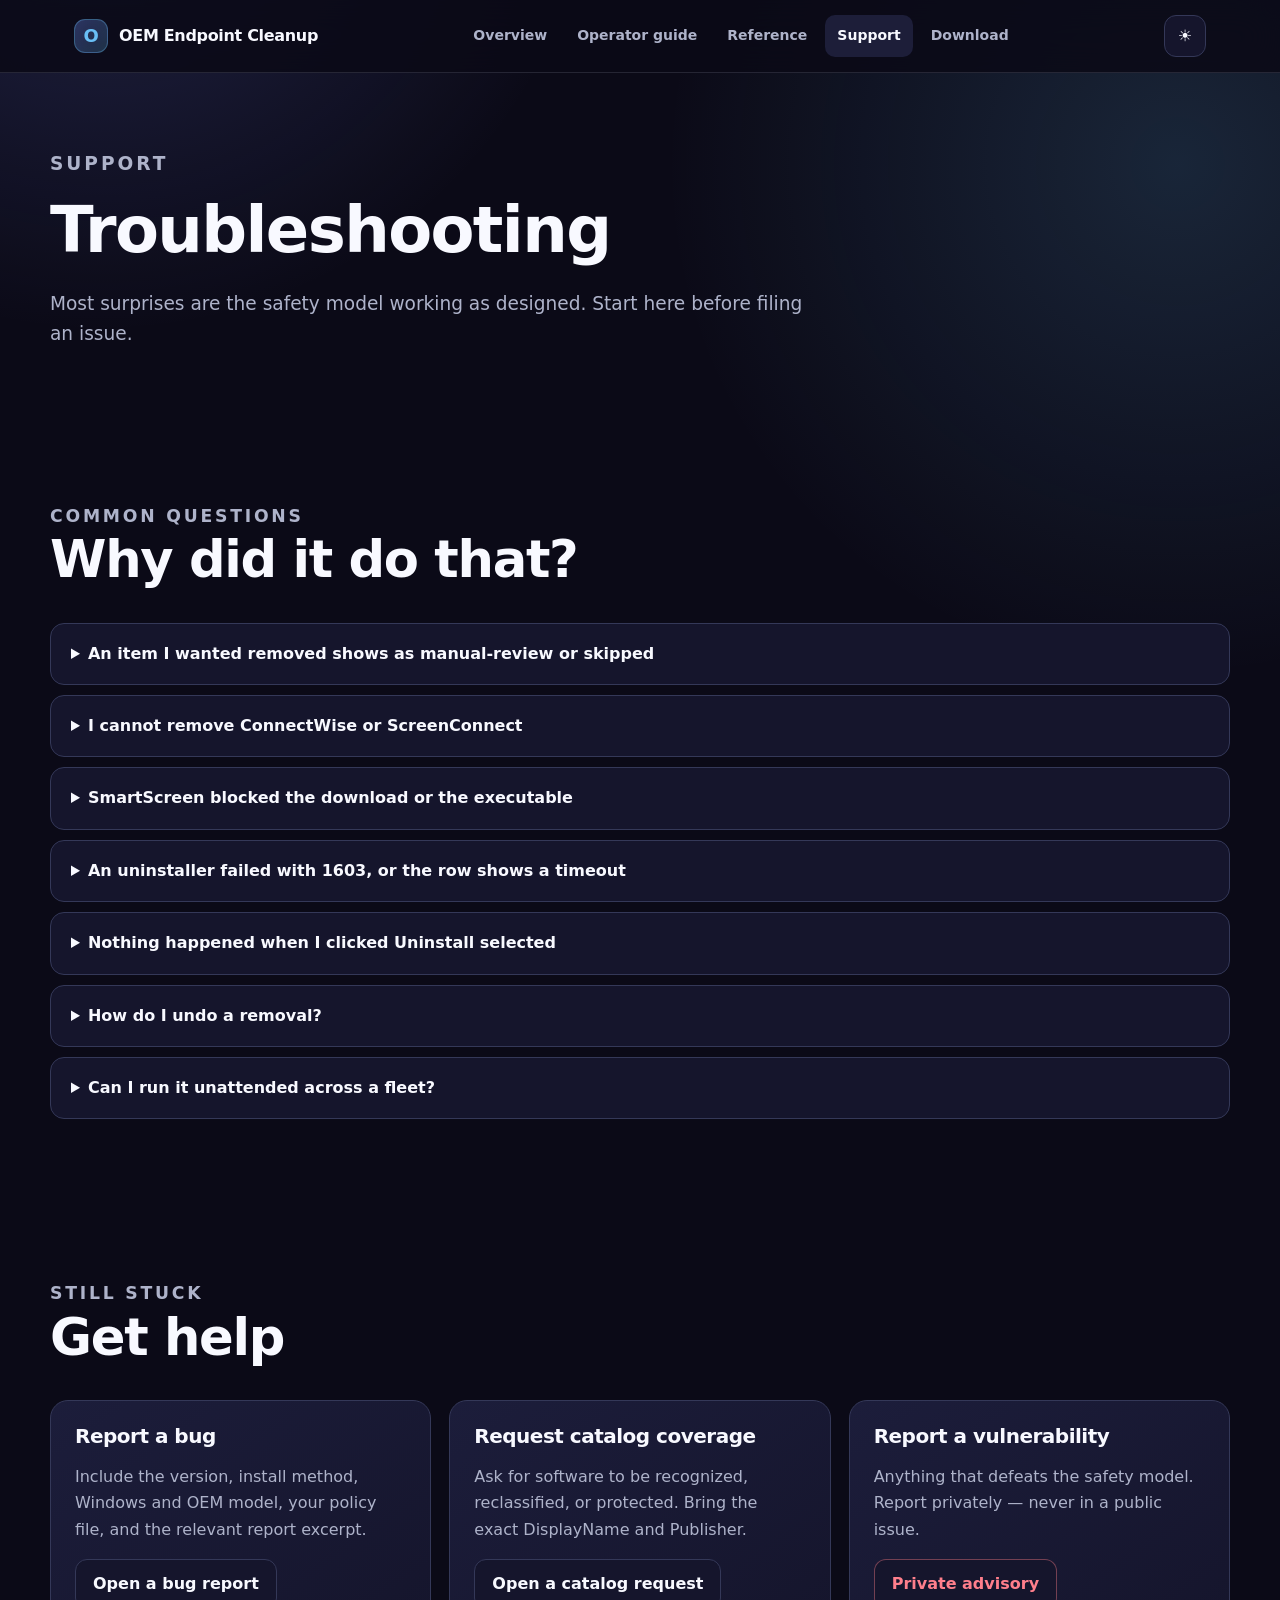
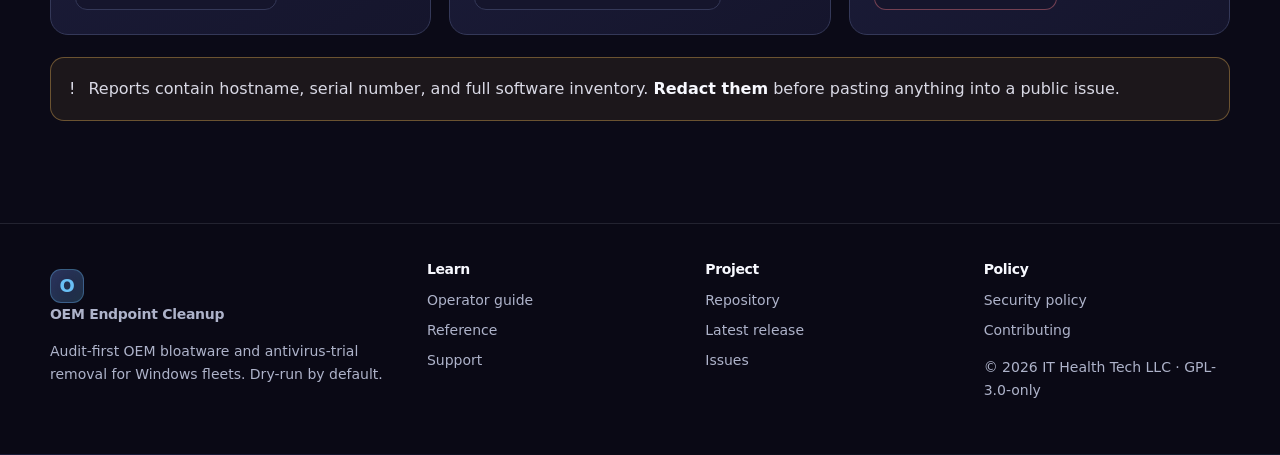
<file: pages/support.html>
<!doctype html>
<html lang="en">
<head>
  <meta charset="utf-8">
  <meta name="viewport" content="width=device-width, initial-scale=1">
  <meta name="description" content="Troubleshooting OEM Endpoint Cleanup: why an item was skipped, SmartScreen warnings, failed uninstallers, and how to report an issue.">
  <meta name="theme-color" content="#0b0a17">
  <meta http-equiv="Content-Security-Policy" content="default-src 'self'; img-src 'self' data:; style-src 'self'; script-src 'self'; connect-src 'none'; object-src 'none'; base-uri 'self'; form-action 'none'">
  <title>Support &middot; OEM Endpoint Cleanup</title>
  <link rel="icon" href="images/it-health-tech-mark.png">
  <link rel="stylesheet" href="assets/site.css">
  <script src="assets/site.js" defer></script>
</head>
<body>
  <a class="skip-link" href="#main">Skip to content</a>
  <header class="site-header">
    <div class="nav-shell">
      <a class="brand" href="index.html" aria-label="OEM Endpoint Cleanup documentation home">
        <span class="brand-mark" aria-hidden="true">O</span>
        <span>OEM Endpoint Cleanup</span>
      </a>
      <nav class="site-nav" data-site-nav aria-label="Primary navigation">
        <a href="index.html">Overview</a>
        <a href="guide.html">Operator guide</a>
        <a href="reference.html">Reference</a>
        <a href="support.html" aria-current="page">Support</a>
        <a href="https://github.com/ithealthtech/PreloadedAVRemover/releases/latest">Download</a>
      </nav>
      <div class="nav-actions">
        <button class="icon-button" type="button" data-doc-theme-toggle aria-label="Use light documentation theme">&#9728;</button>
        <button class="menu-button" type="button" data-menu-toggle aria-label="Open navigation" aria-expanded="false">&#9776;</button>
      </div>
    </div>
  </header>

  <main id="main">
    <section class="page-hero">
      <div class="container">
        <p class="eyebrow">Support</p>
        <h1>Troubleshooting</h1>
        <p class="hero-copy">Most surprises are the safety model working as designed. Start here before filing an issue.</p>
      </div>
    </section>

    <section class="section">
      <div class="container">
        <div class="section-heading">
          <p class="section-kicker">Common questions</p>
          <h2>Why did it do that?</h2>
        </div>

        <div class="accordion">
          <details>
            <summary>An item I wanted removed shows as manual-review or skipped</summary><div>
            <p>This is usually intentional. The report records the specific reason. The common causes:</p>
            <ul>
              <li><strong>Low or tied match confidence</strong> &mdash; the tool cannot prove which product it is, so it refuses to act.</li>
              <li><strong>Protected software</strong> &mdash; it matched an RMM, VPN, backup, encryption, driver, or firmware guard. These are checked <em>before</em> your blocklist, so a wildcard cannot reach them.</li>
              <li><strong>No supported backend</strong> &mdash; services, scheduled tasks, and registry artifacts are audit-only until a dedicated tested handler exists.</li>
              <li><strong>Gate not enabled</strong> &mdash; endpoint protection and remote tools each need their own explicit authorization on top of uninstall mode.</li>
              <li><strong>Command validation failed</strong> &mdash; the vendor uninstall string was not safely executable.</li>
            </ul>
            <p>If you believe the classification is wrong, <a href="https://github.com/ithealthtech/PreloadedAVRemover/issues/new?template=catalog_request.yml">open a catalog request</a>.</p>
          </div></details>

          <details>
            <summary>I cannot remove ConnectWise or ScreenConnect</summary><div>
            <p>By design, and there is no setting that changes it. Both are classified as approved management software and stay preserved even with remote-tool authorization enabled and an aggressive wildcard blocklist in policy. Remove them through your RMM tooling instead.</p>
          </div></details>

          <details>
            <summary>SmartScreen blocked the download or the executable</summary><div>
            <p>The published artifacts are not code-signed. Verify the download against the release <code>SHA256SUMS.txt</code> before running it:</p>
            <div class="code-block">
              <button class="copy-button" type="button" data-copy-target="#support-hash">Copy</button>
              <pre><code id="support-hash">Get-FileHash .\OEM-Endpoint-Cleanup-2.2.1-win-x64.msi -Algorithm SHA256</code></pre>
            </div>
            <p>For production distribution, re-sign the artifacts with an organization-controlled certificate.</p>
          </div></details>

          <details>
            <summary>An uninstaller failed with 1603, or the row shows a timeout</summary><div>
            <p><code>1603</code> is a vendor-side installation failure, not a tool failure. The report preserves the uninstaller's own output so you can see the vendor or Windows deployment error rather than just a code.</p>
            <p>A timeout is reported as a distinct outcome. Uninstallers are bounded by <code>processTimeoutSeconds</code> (default 900, clamped to 30&ndash;3600). Vendor uninstallers that are password-protected, self-protected, or interactive will hit this &mdash; those need manual intervention or the vendor's own cleanup tool.</p>
          </div></details>

          <details>
            <summary>Nothing happened when I clicked Uninstall selected</summary><div>
            <p>Check, in order: is <strong>Uninstall mode</strong> enabled? Is the process elevated? Does the row's decision say <em>Remove</em> rather than manual-review? Is <code>dryRun</code> set to <code>true</code> in your deployed <code>policy.json</code>? Dry-run never starts a process, and it is the default.</p>
          </div></details>

          <details>
            <summary>How do I undo a removal?</summary><div>
            <p>You cannot undo it from the tool. Vendor uninstallers are not transactional, and the tool deliberately does not create restore points or attempt file and registry reconstruction. Reinstall from the OEM support portal, the Microsoft Store, or your approved package source &mdash; the report records item-specific reinstall guidance.</p>
          </div></details>

          <details>
            <summary>Can I run it unattended across a fleet?</summary><div>
            <p>Yes. Deploy the MSI with standard Windows Installer properties and push a <code>policy.json</code> alongside it. See <a href="reference.html#deploy">unattended deployment</a>. Ring-test each OEM model in dry-run first &mdash; product names and silent flags vary by model and release.</p>
          </div></details>
        </div>
      </div>
    </section>

    <section class="section">
      <div class="container">
        <div class="section-heading">
          <p class="section-kicker">Still stuck</p>
          <h2>Get help</h2>
        </div>
        <div class="grid-3">
          <article class="card">
            <h3>Report a bug</h3>
            <p>Include the version, install method, Windows and OEM model, your policy file, and the relevant report excerpt.</p>
            <p><a class="button" href="https://github.com/ithealthtech/PreloadedAVRemover/issues/new?template=bug_report.yml">Open a bug report</a></p>
          </article>
          <article class="card">
            <h3>Request catalog coverage</h3>
            <p>Ask for software to be recognized, reclassified, or protected. Bring the exact DisplayName and Publisher.</p>
            <p><a class="button" href="https://github.com/ithealthtech/PreloadedAVRemover/issues/new?template=catalog_request.yml">Open a catalog request</a></p>
          </article>
          <article class="card">
            <h3>Report a vulnerability</h3>
            <p>Anything that defeats the safety model. Report privately &mdash; never in a public issue.</p>
            <p><a class="button button-danger" href="https://github.com/ithealthtech/PreloadedAVRemover/security/advisories/new">Private advisory</a></p>
          </article>
        </div>
        <div class="notice notice-warning">
          <span aria-hidden="true">!</span>
          <p>Reports contain hostname, serial number, and full software inventory. <strong>Redact them</strong> before pasting anything into a public issue.</p>
        </div>
      </div>
    </section>
  </main>

  <footer class="site-footer">
    <div class="container footer-grid">
      <div>
        <a class="brand" href="index.html"><span class="brand-mark" aria-hidden="true">O</span><span>OEM Endpoint Cleanup</span></a>
        <p class="footer-note">Audit-first OEM bloatware and antivirus-trial removal for Windows fleets. Dry-run by default.</p>
      </div>
      <div><h3>Learn</h3><a href="guide.html">Operator guide</a><a href="reference.html">Reference</a><a href="support.html">Support</a></div>
      <div><h3>Project</h3><a href="https://github.com/ithealthtech/PreloadedAVRemover">Repository</a><a href="https://github.com/ithealthtech/PreloadedAVRemover/releases/latest">Latest release</a><a href="https://github.com/ithealthtech/PreloadedAVRemover/issues">Issues</a></div>
      <div><h3>Policy</h3><a href="https://github.com/ithealthtech/PreloadedAVRemover/blob/main/SECURITY.md">Security policy</a><a href="https://github.com/ithealthtech/PreloadedAVRemover/blob/main/CONTRIBUTING.md">Contributing</a><p class="footer-note">&copy; <span data-current-year></span> IT Health Tech LLC &middot; GPL-3.0-only</p></div>
    </div>
  </footer>

  <div class="sr-only" aria-live="polite" data-live-region></div>
</body>
</html>
</file>
<file: pages/assets/site.css>
:root {
  color-scheme: dark;
  --ink: #0b0a17;
  --ink-soft: #111126;
  --surface: #15152c;
  --surface-raised: #1d1e39;
  --surface-soft: #25284a;
  --line: #343858;
  --text: #f8f9ff;
  --copy: #d9d9e5;
  --muted: #aeb3ca;
  --cyan: #69bff5;
  --cyan-strong: #36aeea;
  --violet: #7888ff;
  --green: #63dfa5;
  --amber: #ffc45c;
  --red: #ff7f8c;
  --shadow: 0 24px 70px rgba(0, 0, 0, 0.28);
  --radius-sm: 10px;
  --radius: 18px;
  --radius-lg: 28px;
  --max: 1180px;
  --nav-height: 72px;
  font-family: Inter, ui-sans-serif, system-ui, -apple-system, BlinkMacSystemFont, "Segoe UI", sans-serif;
}

* {
  box-sizing: border-box;
}

html {
  scroll-behavior: smooth;
  scroll-padding-top: calc(var(--nav-height) + 24px);
}

body {
  min-width: 320px;
  margin: 0;
  background:
    radial-gradient(circle at 8% -8%, rgba(120, 136, 255, 0.22), transparent 31rem),
    radial-gradient(circle at 92% 8%, rgba(105, 191, 245, 0.15), transparent 32rem),
    var(--ink);
  color: var(--copy);
  font-size: 16px;
  line-height: 1.65;
}

body[data-doc-theme="light"] {
  color-scheme: light;
  --ink: #eef1f8;
  --ink-soft: #f8f9fc;
  --surface: #ffffff;
  --surface-raised: #f4f6fb;
  --surface-soft: #e8ecf6;
  --line: #d1d7e5;
  --text: #111329;
  --copy: #34384f;
  --muted: #6a7085;
  --shadow: 0 24px 70px rgba(26, 38, 68, 0.12);
}

button,
input,
select,
textarea {
  font: inherit;
}

a {
  color: var(--cyan);
  text-underline-offset: 3px;
}

a:hover {
  color: #9edaff;
}

button,
a {
  -webkit-tap-highlight-color: transparent;
}

:focus-visible {
  outline: 3px solid var(--cyan);
  outline-offset: 3px;
}

.skip-link {
  position: fixed;
  z-index: 1000;
  top: 10px;
  left: 10px;
  transform: translateY(-160%);
  padding: 10px 14px;
  border-radius: var(--radius-sm);
  background: var(--text);
  color: var(--ink);
  font-weight: 800;
}

.skip-link:focus {
  transform: translateY(0);
}

.site-header {
  position: sticky;
  z-index: 100;
  top: 0;
  border-bottom: 1px solid rgba(174, 179, 202, 0.16);
  background: color-mix(in srgb, var(--ink) 86%, transparent);
  backdrop-filter: blur(18px);
}

.nav-shell {
  display: flex;
  min-height: var(--nav-height);
  max-width: var(--max);
  align-items: center;
  justify-content: space-between;
  gap: 24px;
  margin: 0 auto;
  padding: 0 24px;
}

.brand {
  display: inline-flex;
  align-items: center;
  gap: 11px;
  color: var(--text);
  font-weight: 850;
  letter-spacing: -0.02em;
  text-decoration: none;
}

.brand-mark {
  display: grid;
  width: 34px;
  height: 34px;
  place-items: center;
  border: 1px solid rgba(105, 191, 245, 0.35);
  border-radius: 11px;
  background: linear-gradient(135deg, rgba(120, 136, 255, 0.28), rgba(105, 191, 245, 0.18));
  box-shadow: inset 0 0 24px rgba(105, 191, 245, 0.08);
  color: var(--cyan);
  font-size: 18px;
}

.site-nav {
  display: flex;
  align-items: center;
  gap: 6px;
}

.site-nav a {
  padding: 9px 12px;
  border-radius: 10px;
  color: var(--muted);
  font-size: 14px;
  font-weight: 700;
  text-decoration: none;
}

.site-nav a:hover,
.site-nav a[aria-current="page"] {
  background: var(--surface-raised);
  color: var(--text);
}

.nav-actions {
  display: flex;
  align-items: center;
  gap: 8px;
}

.icon-button,
.menu-button {
  display: inline-grid;
  width: 42px;
  height: 42px;
  place-items: center;
  border: 1px solid var(--line);
  border-radius: 12px;
  background: var(--surface);
  color: var(--text);
  cursor: pointer;
}

.menu-button {
  display: none;
}

.container {
  width: min(calc(100% - 40px), var(--max));
  margin-inline: auto;
}

.hero {
  position: relative;
  overflow: hidden;
  padding: 94px 0 74px;
}

.hero::after {
  position: absolute;
  z-index: -1;
  width: 520px;
  height: 520px;
  border: 1px solid rgba(105, 191, 245, 0.13);
  border-radius: 50%;
  content: "";
  right: -180px;
  top: -180px;
  box-shadow:
    0 0 0 60px rgba(105, 191, 245, 0.025),
    0 0 0 120px rgba(120, 136, 255, 0.02);
}

.hero-grid {
  display: grid;
  grid-template-columns: minmax(0, 1.15fr) minmax(340px, 0.85fr);
  align-items: center;
  gap: 64px;
}

.eyebrow,
.section-kicker {
  margin: 0 0 14px;
  color: var(--cyan);
  font-size: 12px;
  font-weight: 900;
  letter-spacing: 0.16em;
  text-transform: uppercase;
}

h1,
h2,
h3,
h4 {
  margin-top: 0;
  color: var(--text);
  line-height: 1.14;
  letter-spacing: -0.025em;
}

h1 {
  max-width: 760px;
  margin-bottom: 22px;
  font-size: clamp(2.65rem, 6vw, 5rem);
}

h2 {
  margin-bottom: 18px;
  font-size: clamp(2rem, 4vw, 3.25rem);
}

h3 {
  margin-bottom: 10px;
  font-size: 1.25rem;
}

.hero-copy {
  max-width: 690px;
  margin: 0 0 28px;
  color: var(--muted);
  font-size: clamp(1.05rem, 2vw, 1.25rem);
}

.button-row {
  display: flex;
  flex-wrap: wrap;
  gap: 12px;
}

.button {
  display: inline-flex;
  min-height: 46px;
  align-items: center;
  justify-content: center;
  gap: 9px;
  padding: 11px 17px;
  border: 1px solid var(--line);
  border-radius: 12px;
  background: var(--surface);
  color: var(--text);
  font-weight: 800;
  text-decoration: none;
  cursor: pointer;
}

.button:hover {
  border-color: var(--cyan);
  color: var(--text);
}

.button-primary {
  border-color: transparent;
  background: linear-gradient(110deg, var(--violet), var(--cyan));
  color: #0b0a17;
  box-shadow: 0 12px 32px rgba(105, 191, 245, 0.18);
}

.button-danger {
  border-color: rgba(255, 127, 140, 0.4);
  color: var(--red);
}

.button-small {
  min-height: 38px;
  padding: 7px 11px;
  font-size: 13px;
}

.hero-panel,
.panel,
.card {
  border: 1px solid var(--line);
  background: linear-gradient(145deg, color-mix(in srgb, var(--surface) 93%, var(--violet)), var(--surface));
  box-shadow: var(--shadow);
}

.hero-panel {
  padding: 26px;
  border-radius: var(--radius-lg);
}

.release-line {
  display: flex;
  align-items: center;
  justify-content: space-between;
  gap: 20px;
  padding-bottom: 18px;
  border-bottom: 1px solid var(--line);
}

.release-line strong {
  color: var(--text);
  font-size: 22px;
}

.status-dot {
  display: inline-block;
  width: 9px;
  height: 9px;
  margin-right: 7px;
  border-radius: 50%;
  background: var(--green);
  box-shadow: 0 0 0 5px rgba(99, 223, 165, 0.12);
}

.meta-list {
  display: grid;
  gap: 0;
  margin: 14px 0 0;
}

.meta-row {
  display: flex;
  align-items: baseline;
  justify-content: space-between;
  gap: 16px;
  padding: 10px 0;
}

.meta-row dt {
  color: var(--muted);
}

.meta-row dd {
  margin: 0;
  color: var(--text);
  font-weight: 750;
  text-align: right;
}

.mono,
code,
pre {
  font-family: "SFMono-Regular", Consolas, "Liberation Mono", monospace;
}

.section {
  padding: 80px 0;
}

.section-compact {
  padding: 50px 0;
}

.section-heading {
  max-width: 760px;
  margin-bottom: 34px;
}

.section-heading p {
  margin-bottom: 0;
  color: var(--muted);
  font-size: 1.08rem;
}

.grid-2,
.grid-3,
.grid-4 {
  display: grid;
  gap: 18px;
}

.grid-2 {
  grid-template-columns: repeat(2, minmax(0, 1fr));
}

.grid-3 {
  grid-template-columns: repeat(3, minmax(0, 1fr));
}

.grid-4 {
  grid-template-columns: repeat(4, minmax(0, 1fr));
}

.card {
  padding: 24px;
  border-radius: var(--radius);
  box-shadow: none;
}

.card p:last-child,
.card ul:last-child {
  margin-bottom: 0;
}

.card-icon {
  display: grid;
  width: 42px;
  height: 42px;
  place-items: center;
  margin-bottom: 18px;
  border-radius: 12px;
  background: rgba(105, 191, 245, 0.1);
  color: var(--cyan);
  font-weight: 900;
}

.card p,
.card li {
  color: var(--muted);
}

.badge,
.pill {
  display: inline-flex;
  align-items: center;
  gap: 6px;
  padding: 5px 9px;
  border: 1px solid var(--line);
  border-radius: 999px;
  background: var(--surface-raised);
  color: var(--copy);
  font-size: 12px;
  font-weight: 800;
}

.badge-success {
  border-color: rgba(99, 223, 165, 0.35);
  background: rgba(99, 223, 165, 0.1);
  color: var(--green);
}

.badge-warning {
  border-color: rgba(255, 196, 92, 0.35);
  background: rgba(255, 196, 92, 0.1);
  color: var(--amber);
}

.badge-danger {
  border-color: rgba(255, 127, 140, 0.35);
  background: rgba(255, 127, 140, 0.1);
  color: var(--red);
}

.step-list {
  display: grid;
  gap: 16px;
  margin: 0;
  padding: 0;
  list-style: none;
  counter-reset: steps;
}

.step-list > li {
  position: relative;
  min-height: 64px;
  padding: 6px 0 6px 76px;
  counter-increment: steps;
}

.step-list > li::before {
  position: absolute;
  top: 0;
  left: 0;
  display: grid;
  width: 52px;
  height: 52px;
  place-items: center;
  border: 1px solid var(--line);
  border-radius: 16px;
  background: var(--surface);
  color: var(--cyan);
  content: counter(steps, decimal-leading-zero);
  font-family: "SFMono-Regular", Consolas, monospace;
  font-weight: 900;
}

.step-list strong {
  display: block;
  color: var(--text);
  font-size: 1.04rem;
}

.code-block {
  position: relative;
  overflow: auto;
  margin: 18px 0;
  border: 1px solid var(--line);
  border-radius: 14px;
  background: #080813;
  color: #d9e7ff;
}

.code-block pre {
  margin: 0;
  padding: 20px 58px 20px 20px;
  font-size: 14px;
  line-height: 1.65;
  white-space: pre-wrap;
  overflow-wrap: anywhere;
}

.copy-button {
  position: absolute;
  top: 10px;
  right: 10px;
  padding: 6px 9px;
  border: 1px solid #343858;
  border-radius: 8px;
  background: #15152c;
  color: #d9d9e5;
  font-size: 12px;
  font-weight: 800;
  cursor: pointer;
}

.notice {
  display: grid;
  grid-template-columns: auto 1fr;
  gap: 13px;
  margin: 22px 0;
  padding: 18px;
  border: 1px solid rgba(105, 191, 245, 0.32);
  border-radius: 14px;
  background: rgba(105, 191, 245, 0.07);
}

.notice-warning {
  border-color: rgba(255, 196, 92, 0.35);
  background: rgba(255, 196, 92, 0.07);
}

.notice-danger {
  border-color: rgba(255, 127, 140, 0.35);
  background: rgba(255, 127, 140, 0.07);
}

.notice strong {
  color: var(--text);
}

.notice p {
  margin: 0;
}

.page-hero {
  padding: 76px 0 44px;
}

.page-hero h1 {
  max-width: 900px;
  font-size: clamp(2.45rem, 5vw, 4.25rem);
}

.page-hero p {
  max-width: 760px;
  color: var(--muted);
  font-size: 1.16rem;
}

.docs-layout {
  display: grid;
  grid-template-columns: 255px minmax(0, 1fr);
  align-items: start;
  gap: 42px;
  padding-bottom: 90px;
}

.toc {
  position: sticky;
  top: calc(var(--nav-height) + 22px);
  max-height: calc(100vh - var(--nav-height) - 42px);
  overflow: auto;
  padding: 16px;
  border: 1px solid var(--line);
  border-radius: 16px;
  background: var(--surface);
}

.toc strong {
  display: block;
  margin: 4px 8px 10px;
  color: var(--text);
  font-size: 13px;
  text-transform: uppercase;
  letter-spacing: 0.08em;
}

.toc a {
  display: block;
  padding: 7px 8px;
  border-radius: 8px;
  color: var(--muted);
  font-size: 14px;
  font-weight: 650;
  text-decoration: none;
}

.toc a:hover {
  background: var(--surface-raised);
  color: var(--text);
}

.docs-content {
  min-width: 0;
}

.docs-content > section {
  padding: 12px 0 54px;
  border-bottom: 1px solid rgba(174, 179, 202, 0.14);
}

.docs-content > section:last-child {
  border-bottom: 0;
}

.docs-content h2 {
  font-size: clamp(1.8rem, 3vw, 2.6rem);
}

.docs-content h3 {
  margin-top: 30px;
}

.table-wrap {
  overflow-x: auto;
  margin: 20px 0;
  border: 1px solid var(--line);
  border-radius: 14px;
}

table {
  width: 100%;
  border-collapse: collapse;
  background: var(--surface);
}

th,
td {
  padding: 13px 15px;
  border-bottom: 1px solid var(--line);
  text-align: left;
  vertical-align: top;
}

th {
  color: var(--text);
  font-size: 12px;
  letter-spacing: 0.06em;
  text-transform: uppercase;
}

td {
  color: var(--copy);
}

tr:last-child td {
  border-bottom: 0;
}

.field-grid {
  display: grid;
  grid-template-columns: repeat(2, minmax(0, 1fr));
  gap: 15px;
}

.field {
  display: grid;
  gap: 7px;
}

.field label,
.field-label {
  color: var(--copy);
  font-size: 14px;
  font-weight: 750;
}

.field input,
.field select,
.field textarea,
.search-input {
  width: 100%;
  min-height: 46px;
  padding: 10px 12px;
  border: 1px solid var(--line);
  border-radius: 11px;
  background: var(--ink-soft);
  color: var(--text);
}

.field textarea {
  min-height: 120px;
  resize: vertical;
}

.command-builder {
  padding: 24px;
  border: 1px solid var(--line);
  border-radius: 20px;
  background: var(--surface);
}

.segmented {
  display: inline-flex;
  flex-wrap: wrap;
  gap: 6px;
  padding: 5px;
  border: 1px solid var(--line);
  border-radius: 12px;
  background: var(--ink-soft);
}

.segmented button {
  min-height: 36px;
  padding: 7px 11px;
  border: 0;
  border-radius: 8px;
  background: transparent;
  color: var(--muted);
  font-weight: 750;
  cursor: pointer;
}

.segmented button[aria-pressed="true"] {
  background: var(--surface-soft);
  color: var(--text);
}

.filter-bar {
  display: flex;
  align-items: center;
  gap: 12px;
  margin: 18px 0 24px;
}

.filter-bar .search-input {
  flex: 1;
}

.accordion {
  display: grid;
  gap: 10px;
}

.accordion details {
  border: 1px solid var(--line);
  border-radius: 14px;
  background: var(--surface);
}

.accordion summary {
  padding: 17px 20px;
  color: var(--text);
  font-weight: 800;
  cursor: pointer;
}

.accordion details > div {
  padding: 0 20px 19px;
}

.accordion details p:last-child,
.accordion details ul:last-child {
  margin-bottom: 0;
}

.empty-state {
  display: none;
  padding: 28px;
  border: 1px dashed var(--line);
  border-radius: 14px;
  color: var(--muted);
  text-align: center;
}

.cta-panel {
  display: grid;
  grid-template-columns: 1fr auto;
  align-items: center;
  gap: 30px;
  padding: 34px;
  border: 1px solid rgba(105, 191, 245, 0.3);
  border-radius: var(--radius-lg);
  background:
    linear-gradient(130deg, rgba(120, 136, 255, 0.15), rgba(105, 191, 245, 0.08)),
    var(--surface);
}

.cta-panel h2 {
  margin-bottom: 8px;
  font-size: clamp(1.7rem, 3vw, 2.4rem);
}

.cta-panel p {
  margin: 0;
  color: var(--muted);
}

.site-footer {
  padding: 38px 0;
  border-top: 1px solid rgba(174, 179, 202, 0.15);
  background: rgba(0, 0, 0, 0.08);
}

.footer-grid {
  display: grid;
  grid-template-columns: 1.4fr repeat(3, 1fr);
  gap: 32px;
}

.footer-grid h3 {
  margin-bottom: 11px;
  font-size: 14px;
}

.footer-grid a {
  display: block;
  margin: 7px 0;
  color: var(--muted);
  font-size: 14px;
  text-decoration: none;
}

.footer-grid a:hover {
  color: var(--text);
}

.footer-note {
  max-width: 390px;
  color: var(--muted);
  font-size: 14px;
}

.sr-only {
  position: absolute;
  width: 1px;
  height: 1px;
  overflow: hidden;
  clip: rect(0, 0, 0, 0);
  white-space: nowrap;
}

/* Demo shell */
.demo-disclosure {
  display: flex;
  align-items: center;
  justify-content: space-between;
  gap: 18px;
  margin: 20px 0;
  padding: 14px 17px;
  border: 1px solid rgba(255, 196, 92, 0.38);
  border-radius: 13px;
  background: rgba(255, 196, 92, 0.08);
  color: var(--copy);
}

.demo-toolbar {
  display: flex;
  flex-wrap: wrap;
  align-items: end;
  justify-content: space-between;
  gap: 16px;
  margin-bottom: 16px;
  padding: 16px;
  border: 1px solid var(--line);
  border-radius: 16px;
  background: var(--surface);
}

.demo-control-group {
  display: grid;
  gap: 7px;
}

.demo-control-group > span {
  color: var(--muted);
  font-size: 12px;
  font-weight: 800;
  letter-spacing: 0.06em;
  text-transform: uppercase;
}

.palette-row {
  display: flex;
  gap: 7px;
}

.palette-button {
  width: 34px;
  height: 34px;
  border: 2px solid transparent;
  border-radius: 50%;
  background: var(--swatch);
  box-shadow: inset 0 0 0 4px var(--surface);
  cursor: pointer;
}

.palette-button[aria-pressed="true"] {
  border-color: var(--text);
}

.palette-aurora { --swatch: linear-gradient(135deg, #7888ff, #69bff5); }
.palette-ocean { --swatch: linear-gradient(135deg, #2563eb, #38bdf8); }
.palette-emerald { --swatch: linear-gradient(135deg, #20b486, #5ee9b5); }
.palette-ember { --swatch: linear-gradient(135deg, #f36d75, #ffb45e); }
.palette-slate { --swatch: linear-gradient(135deg, #64748b, #a5b4fc); }

.demo-frame {
  --demo-accent: #69bff5;
  --demo-accent-2: #7888ff;
  --demo-shell: #121124;
  --demo-page: #f3f4fa;
  --demo-card: #ffffff;
  --demo-text: #121124;
  --demo-muted: #6f7288;
  --demo-border: #d7d9e7;
  overflow: hidden;
  min-height: 660px;
  border: 1px solid var(--line);
  border-radius: 22px;
  background: var(--demo-page);
  box-shadow: var(--shadow);
  color: var(--demo-text);
}

.demo-frame[data-mode="dark"] {
  --demo-page: #0b0a17;
  --demo-card: #15152c;
  --demo-text: #f8f9ff;
  --demo-muted: #aeb3ca;
  --demo-border: #343858;
}

.demo-topbar {
  display: flex;
  min-height: 62px;
  align-items: center;
  justify-content: space-between;
  gap: 20px;
  padding: 0 20px;
  background: var(--demo-shell);
  color: #ffffff;
}

.demo-brand {
  display: flex;
  align-items: center;
  gap: 10px;
  font-weight: 850;
}

.demo-brand-mark {
  display: grid;
  width: 30px;
  height: 30px;
  place-items: center;
  border-radius: 9px;
  background: linear-gradient(135deg, var(--demo-accent-2), var(--demo-accent));
  color: #0b0a17;
  font-weight: 950;
}

.demo-frame button,
.demo-frame input,
.demo-frame select,
.demo-frame textarea {
  color: inherit;
}

.demo-main {
  min-height: 598px;
}

.demo-view {
  display: none;
}

.demo-view.is-active {
  display: block;
}

.demo-client-hero {
  padding: 34px;
  background:
    radial-gradient(circle at 90% 0, color-mix(in srgb, var(--demo-accent) 24%, transparent), transparent 30rem),
    var(--demo-shell);
  color: #ffffff;
}

.demo-client-hero h2 {
  margin: 0 0 6px;
  color: #ffffff;
  font-size: 2rem;
}

.demo-client-hero p {
  margin: 0;
  color: #cfd3e5;
}

.demo-content {
  padding: 24px;
}

.demo-stats {
  display: grid;
  grid-template-columns: repeat(4, minmax(0, 1fr));
  gap: 14px;
  margin-bottom: 18px;
}

.demo-stat,
.demo-card {
  border: 1px solid var(--demo-border);
  border-radius: 12px;
  background: var(--demo-card);
}

.demo-stat {
  padding: 16px;
}

.demo-stat strong {
  display: block;
  margin-bottom: 2px;
  color: var(--demo-text);
  font-size: 1.65rem;
  line-height: 1;
}

.demo-stat span {
  color: var(--demo-muted);
  font-size: 12px;
  font-weight: 700;
}

.demo-card {
  overflow: hidden;
}

.demo-card-header {
  display: flex;
  min-height: 54px;
  align-items: center;
  justify-content: space-between;
  gap: 16px;
  padding: 12px 16px;
  border-bottom: 1px solid var(--demo-border);
}

.demo-card-header h3 {
  margin: 0;
  color: var(--demo-text);
  font-size: 1rem;
}

.demo-action {
  min-height: 38px;
  padding: 8px 12px;
  border: 0;
  border-radius: 9px;
  background: linear-gradient(110deg, var(--demo-accent-2), var(--demo-accent));
  color: #0b0a17 !important;
  font-weight: 850;
  cursor: pointer;
}

.demo-secondary {
  border: 1px solid var(--demo-border);
  background: var(--demo-card);
  color: var(--demo-text) !important;
}

.demo-table {
  width: 100%;
  border-collapse: collapse;
  background: var(--demo-card);
}

.demo-card .table-wrap {
  margin: 0;
  border: 0;
  border-radius: 0;
  background: var(--demo-card);
}

.demo-table th,
.demo-table td {
  padding: 11px 14px;
  border-bottom: 1px solid var(--demo-border);
  color: var(--demo-text);
}

.demo-table th {
  color: var(--demo-muted);
  font-size: 11px;
}

.demo-table tr:last-child td {
  border-bottom: 0;
}

.demo-status {
  display: inline-flex;
  padding: 4px 8px;
  border-radius: 999px;
  background: color-mix(in srgb, var(--demo-accent) 18%, transparent);
  color: var(--demo-text);
  font-size: 11px;
  font-weight: 850;
}

.demo-topbar .demo-status {
  color: #ffffff;
}

.demo-technician {
  display: grid;
  grid-template-columns: 190px minmax(0, 1fr);
  min-height: 598px;
}

.demo-sidebar {
  padding: 18px 12px;
  background: var(--demo-shell);
  color: #cfd3e5;
}

.demo-sidebar-label {
  margin: 16px 8px 7px;
  color: #858aa6;
  font-size: 10px;
  font-weight: 900;
  letter-spacing: 0.1em;
  text-transform: uppercase;
}

.demo-sidebar button {
  display: flex;
  width: 100%;
  align-items: center;
  gap: 9px;
  padding: 10px;
  border: 0;
  border-radius: 9px;
  background: transparent;
  color: #cfd3e5;
  text-align: left;
  cursor: pointer;
}

.demo-sidebar button.is-active {
  background: linear-gradient(110deg, var(--demo-accent-2), var(--demo-accent));
  color: #0b0a17;
  font-weight: 850;
}

.demo-workspace {
  padding: 22px;
}

.demo-workspace h2 {
  margin-bottom: 4px;
  color: var(--demo-text);
  font-size: 1.8rem;
}

.demo-workspace > p {
  margin-top: 0;
  color: var(--demo-muted);
}

.demo-filter-row {
  display: flex;
  gap: 10px;
  margin: 14px 0;
}

.demo-filter-row input,
.demo-filter-row select,
.demo-form input,
.demo-form select,
.demo-form textarea {
  min-height: 40px;
  padding: 8px 10px;
  border: 1px solid var(--demo-border);
  border-radius: 8px;
  background: var(--demo-card);
  color: var(--demo-text);
}

.demo-filter-row input {
  flex: 1;
}

.demo-studio {
  display: grid;
  grid-template-columns: minmax(250px, 0.38fr) minmax(0, 0.62fr);
  min-height: 598px;
}

.demo-studio-controls {
  padding: 20px;
  border-right: 1px solid var(--demo-border);
  background: var(--demo-card);
}

.demo-studio-controls h2 {
  color: var(--demo-text);
  font-size: 1.55rem;
}

.demo-studio-controls p {
  color: var(--demo-muted);
  font-size: 13px;
}

.demo-studio-preview {
  display: grid;
  place-items: center;
  padding: 24px;
  background: var(--demo-page);
}

.demo-preview-card {
  width: min(100%, 440px);
  padding: 26px;
  border: 1px solid var(--demo-border);
  border-radius: var(--demo-radius, 16px);
  background: var(--demo-card);
  box-shadow: 0 20px 45px rgba(0, 0, 0, 0.15);
}

.demo-preview-card h3 {
  color: var(--demo-text);
  font-size: 1.7rem;
}

.demo-preview-card p {
  color: var(--demo-muted);
}

.demo-form {
  display: grid;
  gap: 12px;
}

.demo-form label {
  display: grid;
  gap: 5px;
  color: var(--demo-text);
  font-size: 12px;
  font-weight: 750;
}

.demo-modal {
  width: min(520px, calc(100% - 32px));
  padding: 0;
  border: 1px solid var(--line);
  border-radius: 18px;
  background: var(--surface);
  color: var(--copy);
  box-shadow: var(--shadow);
}

.demo-modal::backdrop {
  background: rgba(3, 3, 12, 0.74);
  backdrop-filter: blur(5px);
}

.modal-header,
.modal-body,
.modal-footer {
  padding: 18px 20px;
}

.modal-header {
  display: flex;
  align-items: center;
  justify-content: space-between;
  border-bottom: 1px solid var(--line);
}

.modal-header h2 {
  margin: 0;
  font-size: 1.35rem;
}

.modal-footer {
  display: flex;
  justify-content: flex-end;
  gap: 10px;
  border-top: 1px solid var(--line);
}

.toast {
  position: fixed;
  z-index: 300;
  right: 22px;
  bottom: 22px;
  max-width: 380px;
  padding: 13px 16px;
  border: 1px solid rgba(99, 223, 165, 0.35);
  border-radius: 12px;
  background: #15152c;
  color: #f8f9ff;
  box-shadow: var(--shadow);
  transform: translateY(140%);
  transition: transform 180ms ease;
}

.toast.is-visible {
  transform: translateY(0);
}

@media (max-width: 980px) {
  .hero-grid,
  .docs-layout {
    grid-template-columns: 1fr;
  }

  .hero {
    padding-top: 70px;
  }

  .hero-panel {
    max-width: 620px;
  }

  .grid-4 {
    grid-template-columns: repeat(2, minmax(0, 1fr));
  }

  .toc {
    position: static;
    display: flex;
    max-height: none;
    flex-wrap: wrap;
    gap: 4px;
  }

  .toc strong {
    width: 100%;
  }

  .demo-studio {
    grid-template-columns: 1fr;
  }

  .demo-studio-controls {
    border-right: 0;
    border-bottom: 1px solid var(--demo-border);
  }
}

@media (max-width: 760px) {
  .menu-button {
    display: inline-grid;
  }

  .site-nav {
    position: absolute;
    top: calc(100% + 1px);
    right: 18px;
    left: 18px;
    display: none;
    padding: 10px;
    border: 1px solid var(--line);
    border-radius: 14px;
    background: var(--surface);
    box-shadow: var(--shadow);
  }

  .site-nav.is-open {
    display: grid;
  }

  .site-nav a {
    padding: 11px 12px;
  }

  .grid-2,
  .grid-3,
  .field-grid,
  .footer-grid,
  .cta-panel {
    grid-template-columns: 1fr;
  }

  .cta-panel {
    justify-items: start;
  }

  .demo-stats {
    grid-template-columns: repeat(2, minmax(0, 1fr));
  }

  .demo-technician {
    grid-template-columns: 1fr;
  }

  .demo-sidebar {
    display: flex;
    gap: 6px;
    overflow-x: auto;
  }

  .demo-sidebar-label {
    display: none;
  }

  .demo-sidebar button {
    width: auto;
    min-width: max-content;
  }

  .demo-table th:nth-child(3),
  .demo-table td:nth-child(3) {
    display: none;
  }
}

@media (max-width: 520px) {
  .container {
    width: min(calc(100% - 28px), var(--max));
  }

  .nav-shell {
    padding: 0 14px;
  }

  .brand span:last-child {
    display: none;
  }

  .hero,
  .section {
    padding: 58px 0;
  }

  h1 {
    font-size: 2.55rem;
  }

  .grid-4,
  .demo-stats {
    grid-template-columns: 1fr;
  }

  .hero-panel,
  .card,
  .command-builder {
    padding: 19px;
  }

  .filter-bar,
  .demo-filter-row,
  .demo-disclosure {
    align-items: stretch;
    flex-direction: column;
  }

  .demo-frame {
    border-radius: 14px;
  }

  .demo-content,
  .demo-workspace {
    padding: 14px;
  }

  .demo-table th:nth-child(4),
  .demo-table td:nth-child(4) {
    display: none;
  }
}

@media (prefers-reduced-motion: reduce) {
  *,
  *::before,
  *::after {
    scroll-behavior: auto !important;
    transition-duration: 0.01ms !important;
    animation-duration: 0.01ms !important;
    animation-iteration-count: 1 !important;
  }
}

@media print {
  .site-header,
  .site-footer,
  .button-row,
  .toc,
  .copy-button,
  .demo-toolbar {
    display: none !important;
  }

  body {
    background: #ffffff;
    color: #111111;
  }

  .docs-layout {
    display: block;
  }
}

/* Figures and screenshots ------------------------------------------------ */

figure.panel {
  margin: 0;
}

figure.panel img {
  display: block;
  width: 100%;
  height: auto;
  border: 1px solid var(--line);
  border-radius: var(--radius-sm);
  background: var(--surface-raised);
}

figure.panel figcaption {
  margin-top: 14px;
  color: var(--muted);
  font-size: 0.92rem;
  line-height: 1.6;
}

/* Class-based visibility, so no inline style is needed under a strict CSP ---- */

.empty-state.is-visible {
  display: block;
}

.copy-helper {
  position: fixed;
  opacity: 0;
  pointer-events: none;
}
</file>
